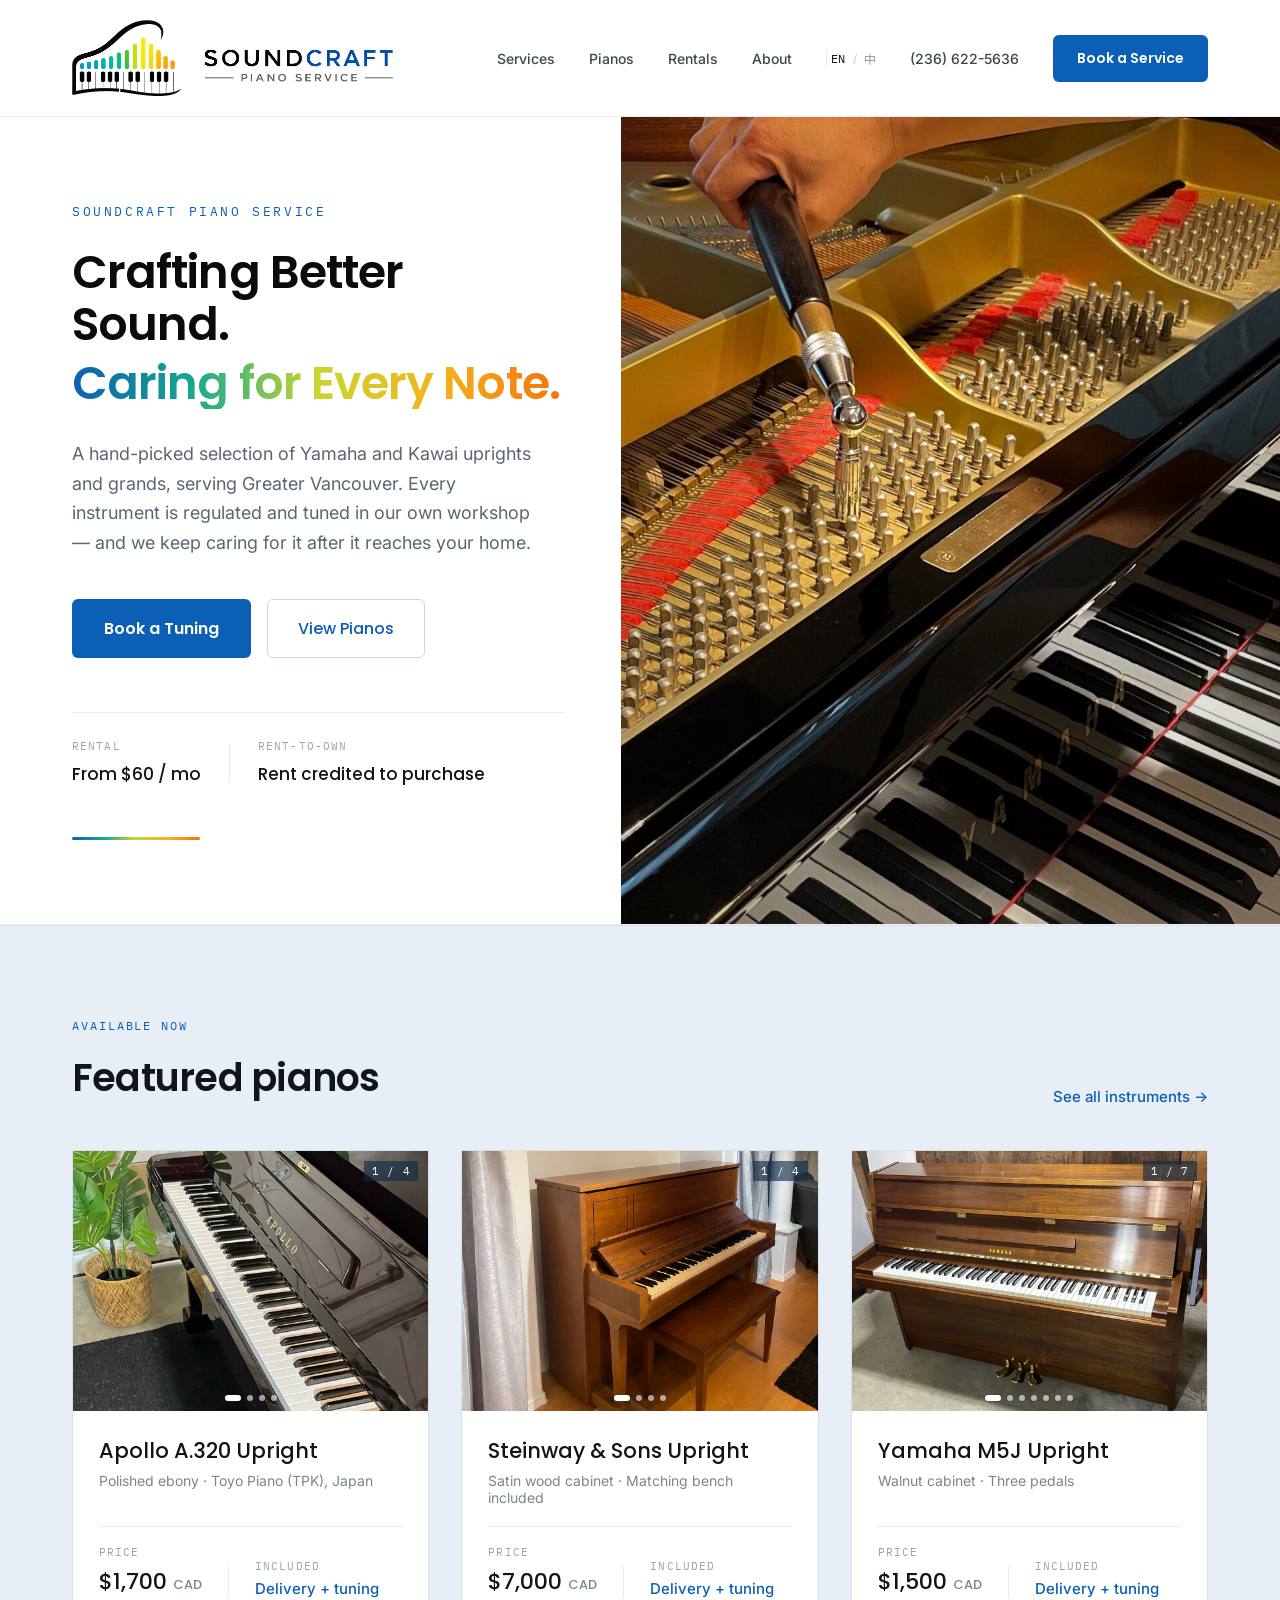
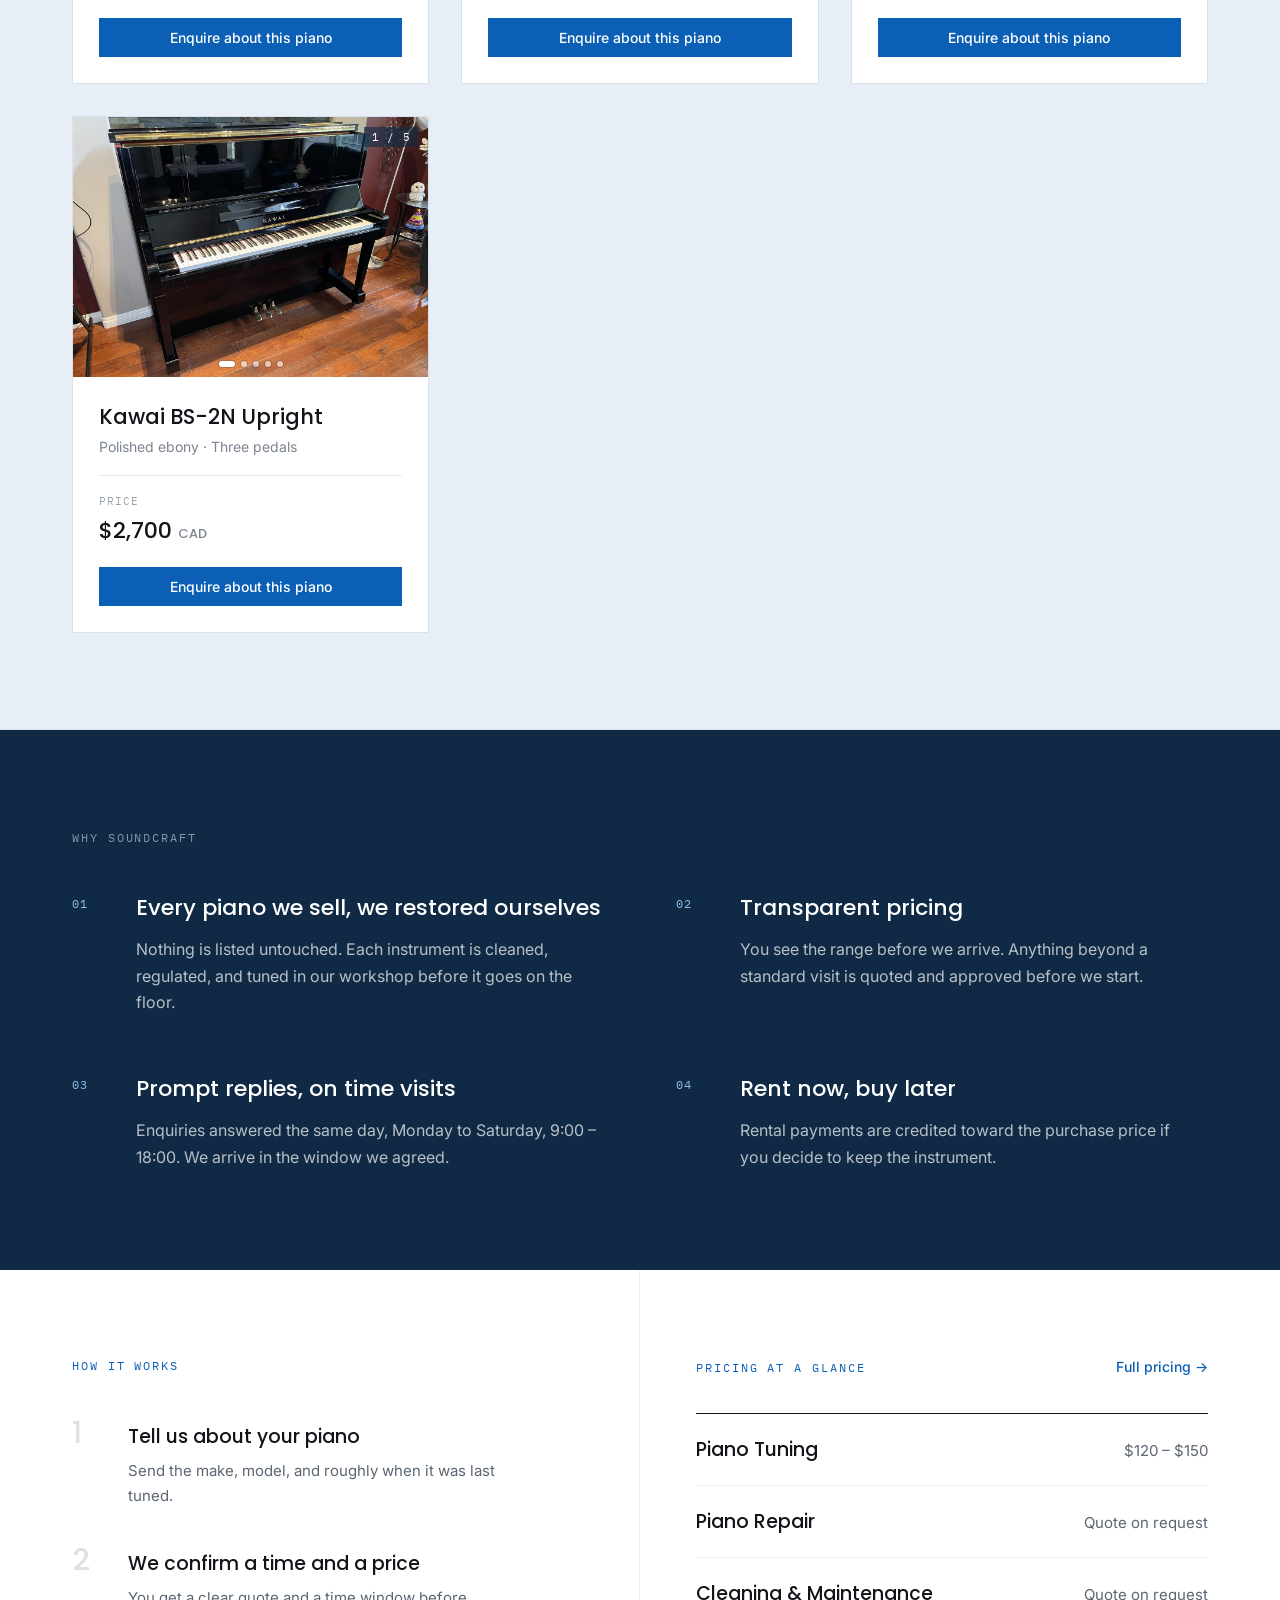
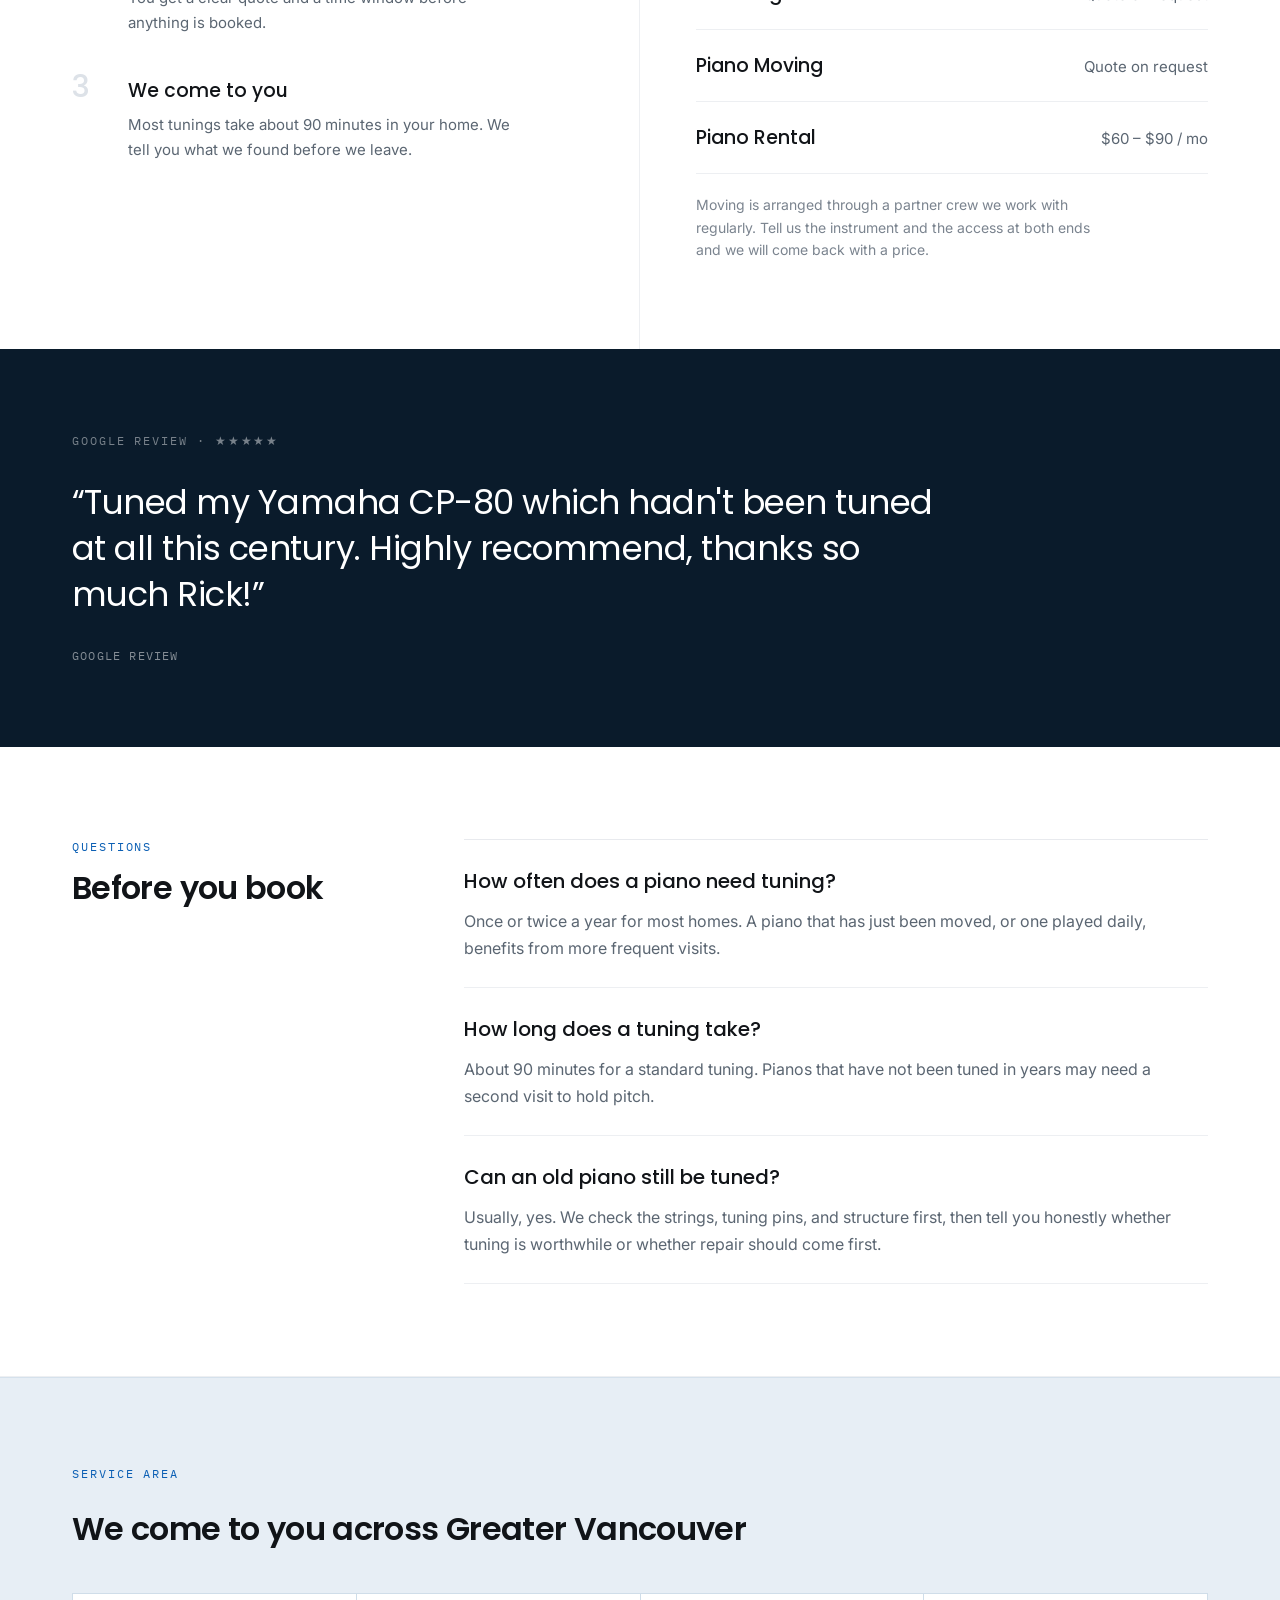
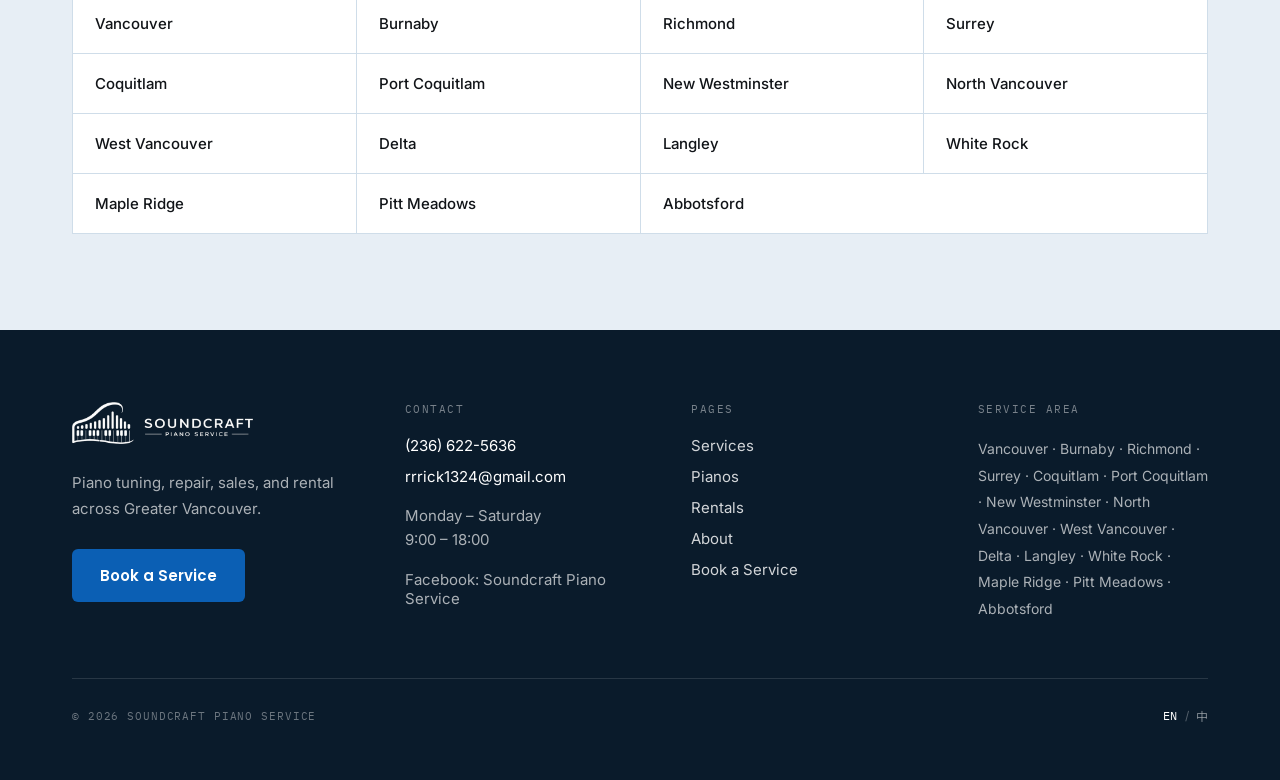
<file: index.html>
<!DOCTYPE html>
<html>
<head>

<link rel="preconnect" href="https://fonts.gstatic.com" crossorigin>
<link href="https://fonts.googleapis.com/css2?family=Poppins:wght@400;500;600&family=Inter:wght@400;500;600&family=Noto+Sans+TC:wght@400;700&family=IBM+Plex+Mono:wght@400&display=swap" rel="stylesheet">
<style>
  body { margin: 0; background: #FFFFFF; font-family: Inter, Helvetica, Arial, sans-serif; -webkit-font-smoothing: antialiased; }
  a { color: #0B5FB4; text-decoration: none; }
  a:hover { color: #08477F; }
.hv1:hover { color: #0B5FB4 !important; }
.hv2:hover { color: #0B5FB4 !important; }
.hv3:hover { color: #0B5FB4 !important; }
.hv4:hover { color: #0B5FB4 !important; }
.hv5:hover { color: #0B5FB4 !important; }
.hv6:hover { background: #0A54A0 !important; }
.hv7:hover { background: #0A54A0 !important; }
.hv8:hover { border-color: #0B5FB4 !important; }
.hv9:hover { border-color: #0B5FB4 !important; }
.hv10:hover { border-color: #0B5FB4 !important; }
.hv11:hover { border-color: #0B5FB4 !important; }
.hv12:hover { padding-left: 6px !important; }
.hv13:hover { padding-left: 6px !important; }
.hv14:hover { padding-left: 6px !important; }
.hv15:hover { padding-left: 6px !important; }
.hv16:hover { padding-left: 6px !important; }
.hv17:hover { background: #0A54A0 !important; }
.hv18:hover { color: rgba(255,255,255,.7) !important; }
.hv19:hover { color: rgba(255,255,255,.7) !important; }
.hv20:hover { color: #FFFFFF !important; }
.hv21:hover { color: #FFFFFF !important; }
.hv22:hover { color: #FFFFFF !important; }
.hv23:hover { color: #FFFFFF !important; }
</style>
<link rel="stylesheet" href="site.css?v=14">
<meta charset="utf-8">
<meta name="viewport" content="width=device-width, initial-scale=1">
<title>Soundcraft Piano Service — Piano Tuning, Repair &amp; Sales in Greater Vancouver</title>
</head>
<body>

<div class="page" style="width: 100%; max-width: 1440px; margin: 0 auto; background: #FFFFFF; color: #111418">

  <div style="position: sticky; top: 0; z-index: 20; background: rgba(255,255,255,.94); backdrop-filter: blur(10px); border-bottom: 1px solid #EDEFF2">
    <div class="sec nav-bar" style="display: flex; align-items: center; justify-content: space-between; padding: 20px 72px">
      <a href="#top" style="display: block; line-height: 0">
        <img class="nav-logo" src="assets/logo-h-tight.png" alt="Soundcraft Piano Service" style="height: 96px; width: auto; display: block">
      </a>
      <div class="nav-links" style="display: flex; align-items: center; gap: 34px">
        <a href="#services" class="hv1" style="font-size: 14px; font-weight: 500; color: #3C4550">Services</a>
        <a href="#pianos" class="hv2" style="font-size: 14px; font-weight: 500; color: #3C4550">Pianos</a>
        <a href="#rentals" class="hv3" style="font-size: 14px; font-weight: 500; color: #3C4550">Rentals</a>
        <a href="#about" class="hv4" style="font-size: 14px; font-weight: 500; color: #3C4550">About</a>
        <div style="display: flex; align-items: center; gap: 7px; padding-left: 4px; border-left: 1px solid #E3E6EA">
          <span style="font-family: 'IBM Plex Mono', monospace; font-size: 12px; color: #111418; letter-spacing: .06em">EN</span>
          <span style="font-size: 12px; color: #C3C9D0">/</span>
          <span style="font-family: 'Noto Sans TC', sans-serif; font-size: 12px; color: #8A929C">中</span>
        </div>
        <a href="tel:+12366225636" class="hv5" style="font-size: 14px; font-weight: 500; color: #3C4550">(236) 622-5636</a>
        <a href="booking.html" class="hv6" style="font-family: Poppins, sans-serif; font-size: 14px; font-weight: 600; color: #FFFFFF; background: #0B5FB4; padding: 13px 24px; border-radius: 6px">Book a Service</a>
      </div>
    </div>
  </div>

  <div id="top" class="hero" style="display: grid; grid-template-columns: 1fr 1.06fr; align-items: stretch; border-bottom: 1px solid #EDEFF2">
    <div class="hero-copy" style="padding: 86px 56px 84px 72px">
      <div style="font-family: 'IBM Plex Mono', monospace; font-size: 13px; color: #0B5FB4; letter-spacing: .2em; margin-bottom: 26px">SOUNDCRAFT PIANO SERVICE</div>
      <h1 style="margin: 0; font-family: Poppins, sans-serif; font-weight: 600; font-size: 46px; line-height: 1.14; letter-spacing: -.02em; color: #0B0B0C; text-wrap: pretty">Crafting Better Sound.</h1>
      <div class="hero-line2" style="font-family: Poppins, sans-serif; font-weight: 600; font-size: 46px; line-height: 1.14; letter-spacing: -.02em; margin-top: 6px; width: fit-content; background: linear-gradient(90deg, #0B5FB4, #16A98C, #C7D62F, #F4B31B, #F2740B); -webkit-background-clip: text; background-clip: text; color: transparent">Caring for Every Note.</div>
      <p style="margin: 30px 0 0; font-size: 18px; line-height: 1.64; color: #5B6672; max-width: 470px; text-wrap: pretty">A hand-picked selection of Yamaha and Kawai uprights and grands, serving Greater Vancouver. Every instrument is regulated and tuned in our own workshop — and we keep caring for it after it reaches your home.</p>
      <div class="hero-cta" style="display: flex; align-items: center; gap: 16px; margin-top: 42px">
        <a href="booking.html" class="hv7" style="font-family: Poppins, sans-serif; font-size: 16px; font-weight: 600; color: #FFFFFF; background: #0B5FB4; padding: 17px 32px; border-radius: 6px">Book a Tuning</a>
        <a href="#pianos" class="hv8" style="font-family: Poppins, sans-serif; font-size: 16px; font-weight: 500; color: #0B5FB4; border: 1px solid #C9D6E4; padding: 16px 30px; border-radius: 6px">View Pianos</a>
      </div>
              <div class="hero-stats" style="display: flex; align-items: center; gap: 28px; margin-top: 54px; padding-top: 26px; border-top: 1px solid #EDEFF2">
          <div>
            <div style="font-family: 'IBM Plex Mono', monospace; font-size: 11px; color: #9AA3AD; letter-spacing: .1em; margin-bottom: 8px">RENTAL</div>
            <div style="font-family: Poppins, sans-serif; font-size: 17px; font-weight: 500">From $60 / mo</div>
          </div>
          <div style="width: 1px; height: 38px; background: #E8EAEE"></div>
          <div>
            <div style="font-family: 'IBM Plex Mono', monospace; font-size: 11px; color: #9AA3AD; letter-spacing: .1em; margin-bottom: 8px">RENT-TO-OWN</div>
            <div style="font-family: Poppins, sans-serif; font-size: 17px; font-weight: 500">Rent credited to purchase</div>
          </div>
        </div>
      <div style="height: 3px; width: 128px; border-radius: 2px; margin-top: 50px; background: linear-gradient(90deg, #0B5FB4, #16A98C, #C7D62F, #F4B31B, #F2740B)"></div>
    </div>

    <div class="hero-art" style="position: relative; background: #E7EEF5; background-image: repeating-linear-gradient(135deg, rgba(16,42,69,.07) 0 2px, transparent 2px 12px); display: flex; align-items: center; justify-content: center; min-height: 620px">
      <img class="hero-photo" src="assets/hero-tuning.jpg" alt="Soundcraft technician tuning a Yamaha grand piano with a tuning hammer">
    </div>
  </div>

  <div id="pianos" class="sec" style="padding: 92px 72px 96px; background: #E7EEF5; border-top: 1px solid #D5E1EC; border-bottom: 1px solid #D5E1EC">
    <div class="sec-head" style="display: flex; align-items: flex-end; justify-content: space-between; margin-bottom: 44px">
      <div>
        <div style="font-family: 'IBM Plex Mono', monospace; font-size: 12px; color: #0B5FB4; letter-spacing: .16em; margin-bottom: 16px">AVAILABLE NOW</div>
        <h2 style="margin: 0; font-family: Poppins, sans-serif; font-size: 38px; font-weight: 600; letter-spacing: -.02em">Featured pianos</h2>
      </div>
      <a href="#pianos" style="font-size: 15px; font-weight: 500">See all instruments →</a>
    </div>

    <div class="inv-grid">

      <!-- ── Apollo A.320 ── -->
      <div class="inv-card">
        <div class="gal" data-gal>
          <div class="gal-track">
            <div class="gal-slide"><img src="assets/pianos/apollo-a320/01-front.jpg" alt="Apollo A.320 upright piano, keyboard and cabinet" style="object-position: center 40%"></div>
            <div class="gal-slide"><img src="assets/pianos/apollo-a320/02-logo.jpg" alt="Apollo logo on the fallboard, above the keys"></div>
            <div class="gal-slide"><img src="assets/pianos/apollo-a320/03-model-plate.jpg" alt="Model plate reading A.320 above the tuning pins"></div>
            <div class="gal-slide"><img src="assets/pianos/apollo-a320/04-medallion.jpg" alt="Apollo medallion cast into the plate"></div>
          </div>
          <button type="button" class="gal-btn gal-prev" aria-label="Previous photo">&#10094;</button>
          <button type="button" class="gal-btn gal-next" aria-label="Next photo">&#10095;</button>
          <div class="gal-count"><span data-gal-current>1</span> / <span data-gal-total>4</span></div>
          <div class="gal-dots" role="tablist" aria-label="Photo navigation"></div>
        </div>
        <div class="inv-body">
          <div style="font-family: Poppins, sans-serif; font-size: 21px; font-weight: 500; margin-bottom: 6px">Apollo A.320 Upright</div>
          <div class="inv-sub" style="font-size: 14px; color: #7B848F; margin-bottom: 20px">Polished ebony &middot; Toyo Piano (TPK), Japan</div>
          <div class="inv-price" style="display: flex; align-items: flex-end; gap: 26px; padding-top: 18px; border-top: 1px solid #E6EBF0">
            <div>
              <div style="font-family: 'IBM Plex Mono', monospace; font-size: 11px; color: #9AA3AD; letter-spacing: .1em; margin-bottom: 6px">PRICE</div>
              <div style="font-family: Poppins, sans-serif; font-size: 22px; font-weight: 500">$1,700 <span style="font-size: 13px; color: #7B848F">CAD</span></div>
            </div>
            <div style="width: 1px; height: 32px; background: #E8EAEE"></div>
            <div>
              <div style="font-family: 'IBM Plex Mono', monospace; font-size: 11px; color: #9AA3AD; letter-spacing: .1em; margin-bottom: 6px">INCLUDED</div>
              <div style="font-size: 15px; font-weight: 500; color: #0B5FB4">Delivery + tuning</div>
            </div>
          </div>
          <a href="booking.html" class="inv-cta">Enquire about this piano</a>
        </div>
      </div>
      <!-- ── Steinway & Sons Upright ── -->
      <div class="inv-card">
        <div class="gal" data-gal>
          <div class="gal-track">
            <div class="gal-slide"><img src="assets/pianos/steinway-upright/01-front.jpg" alt="Steinway &amp; Sons upright piano with matching bench in a living room"></div>
            <div class="gal-slide"><img src="assets/pianos/steinway-upright/02-logo.jpg" alt="Steinway &amp; Sons lyre and lettering on the fallboard"></div>
            <div class="gal-slide"><img src="assets/pianos/steinway-upright/03-action.jpg" alt="Hammers and action with Steinway stamped on the rail"></div>
            <div class="gal-slide"><img src="assets/pianos/steinway-upright/04-pedals.jpg" alt="Three brass pedals"></div>
          </div>
          <button type="button" class="gal-btn gal-prev" aria-label="Previous photo">&#10094;</button>
          <button type="button" class="gal-btn gal-next" aria-label="Next photo">&#10095;</button>
          <div class="gal-count"><span data-gal-current>1</span> / <span data-gal-total>4</span></div>
          <div class="gal-dots" role="tablist" aria-label="Photo navigation"></div>
        </div>
        <div class="inv-body">
          <div style="font-family: Poppins, sans-serif; font-size: 21px; font-weight: 500; margin-bottom: 6px">Steinway &amp; Sons Upright</div>
          <div class="inv-sub" style="font-size: 14px; color: #7B848F; margin-bottom: 20px">Satin wood cabinet &middot; Matching bench included</div>
          <div class="inv-price" style="display: flex; align-items: flex-end; gap: 26px; padding-top: 18px; border-top: 1px solid #E6EBF0">
            <div>
              <div style="font-family: 'IBM Plex Mono', monospace; font-size: 11px; color: #9AA3AD; letter-spacing: .1em; margin-bottom: 6px">PRICE</div>
              <div style="font-family: Poppins, sans-serif; font-size: 22px; font-weight: 500">$7,000 <span style="font-size: 13px; color: #7B848F">CAD</span></div>
            </div>
            <div style="width: 1px; height: 32px; background: #E8EAEE"></div>
            <div>
              <div style="font-family: 'IBM Plex Mono', monospace; font-size: 11px; color: #9AA3AD; letter-spacing: .1em; margin-bottom: 6px">INCLUDED</div>
              <div style="font-size: 15px; font-weight: 500; color: #0B5FB4">Delivery + tuning</div>
            </div>
          </div>
          <a href="booking.html" class="inv-cta">Enquire about this piano</a>
        </div>
      </div>

      <!-- ── 下一台上架時，複製上面整個 .inv-card 區塊來改 ── -->

      <!-- ── Yamaha M5J ── -->
      <div class="inv-card">
        <div class="gal" data-gal>
          <div class="gal-track">
            <div class="gal-slide"><img src="assets/pianos/yamaha-m5j/01-front.jpg" alt="Yamaha M5J upright piano in a walnut cabinet"></div>
            <div class="gal-slide"><img src="assets/pianos/yamaha-m5j/02-logo.jpg" alt="Yamaha lettering on the fallboard"></div>
            <div class="gal-slide"><img src="assets/pianos/yamaha-m5j/03-keys.jpg" alt="Keyboard seen along the keys" style="object-position: center 45%"></div>
            <div class="gal-slide"><img src="assets/pianos/yamaha-m5j/04-cabinet.jpg" alt="Top lid and cabinet woodgrain"></div>
            <div class="gal-slide"><img src="assets/pianos/yamaha-m5j/05-action.jpg" alt="Action seen under the damper rail"></div>
            <div class="gal-slide"><img src="assets/pianos/yamaha-m5j/06-hammers.jpg" alt="Hammer felts and copper-wound strings"></div>
            <div class="gal-slide"><img src="assets/pianos/yamaha-m5j/07-model.jpg" alt="Plate stamped with the M5J model designation"></div>
          </div>
          <button type="button" class="gal-btn gal-prev" aria-label="Previous photo">&#10094;</button>
          <button type="button" class="gal-btn gal-next" aria-label="Next photo">&#10095;</button>
          <div class="gal-count"><span data-gal-current>1</span> / <span data-gal-total>7</span></div>
          <div class="gal-dots" role="tablist" aria-label="Photo navigation"></div>
        </div>
        <div class="inv-body">
          <div style="font-family: Poppins, sans-serif; font-size: 21px; font-weight: 500; margin-bottom: 6px">Yamaha M5J Upright</div>
          <div class="inv-sub" style="font-size: 14px; color: #7B848F; margin-bottom: 20px">Walnut cabinet &middot; Three pedals</div>
          <div class="inv-price" style="display: flex; align-items: flex-end; gap: 26px; padding-top: 18px; border-top: 1px solid #E6EBF0">
            <div>
              <div style="font-family: 'IBM Plex Mono', monospace; font-size: 11px; color: #9AA3AD; letter-spacing: .1em; margin-bottom: 6px">PRICE</div>
              <div style="font-family: Poppins, sans-serif; font-size: 22px; font-weight: 500">$1,500 <span style="font-size: 13px; color: #7B848F">CAD</span></div>
            </div>
            <div style="width: 1px; height: 32px; background: #E8EAEE"></div>
            <div>
              <div style="font-family: 'IBM Plex Mono', monospace; font-size: 11px; color: #9AA3AD; letter-spacing: .1em; margin-bottom: 6px">INCLUDED</div>
              <div style="font-size: 15px; font-weight: 500; color: #0B5FB4">Delivery + tuning</div>
            </div>
          </div>
          <a href="booking.html" class="inv-cta">Enquire about this piano</a>
        </div>
      </div>

      <!-- ── Kawai BS-2N ── -->
      <div class="inv-card">
        <div class="gal" data-gal>
          <div class="gal-track">
            <div class="gal-slide"><img src="assets/pianos/kawai-bs2n/01-front.jpg" alt="Kawai BS-2N upright piano in polished ebony, in a living room"></div>
            <div class="gal-slide"><img src="assets/pianos/kawai-bs2n/02-logo.jpg" alt="Kawai lettering on the fallboard"></div>
            <div class="gal-slide"><img src="assets/pianos/kawai-bs2n/03-logo-angle.jpg" alt="Fallboard and brass hinge seen from an angle"></div>
            <div class="gal-slide"><img src="assets/pianos/kawai-bs2n/04-keys.jpg" alt="Keyboard seen along the keys"></div>
            <div class="gal-slide"><img src="assets/pianos/kawai-bs2n/05-model-plate.jpg" alt="Plate stamped with the BS-2N model designation"></div>
          </div>
          <button type="button" class="gal-btn gal-prev" aria-label="Previous photo">&#10094;</button>
          <button type="button" class="gal-btn gal-next" aria-label="Next photo">&#10095;</button>
          <div class="gal-count"><span data-gal-current>1</span> / <span data-gal-total>5</span></div>
          <div class="gal-dots" role="tablist" aria-label="Photo navigation"></div>
        </div>
        <div class="inv-body">
          <div style="font-family: Poppins, sans-serif; font-size: 21px; font-weight: 500; margin-bottom: 6px">Kawai BS-2N Upright</div>
          <div class="inv-sub" style="font-size: 14px; color: #7B848F; margin-bottom: 20px">Polished ebony &middot; Three pedals</div>
          <div class="inv-price" style="display: flex; align-items: flex-end; gap: 26px; padding-top: 18px; border-top: 1px solid #E6EBF0">
            <div>
              <div style="font-family: 'IBM Plex Mono', monospace; font-size: 11px; color: #9AA3AD; letter-spacing: .1em; margin-bottom: 6px">PRICE</div>
              <div style="font-family: Poppins, sans-serif; font-size: 22px; font-weight: 500">$2,700 <span style="font-size: 13px; color: #7B848F">CAD</span></div>
            </div>
          </div>
          <a href="booking.html" class="inv-cta">Enquire about this piano</a>
        </div>
      </div>

    </div>
  </div>

  <div id="about" class="sec" style="background: #102A45; color: #FFFFFF; padding: 100px 72px">
    <div style="font-family: 'IBM Plex Mono', monospace; font-size: 12px; color: rgba(255,255,255,.5); letter-spacing: .16em; margin-bottom: 46px">WHY SOUNDCRAFT</div>
    <div class="rgrid" style="display: grid; grid-template-columns: repeat(2, 1fr); gap: 56px 72px">
      <div style="display: grid; grid-template-columns: 40px 1fr; gap: 24px; align-items: start">
        <div style="font-family: 'IBM Plex Mono', monospace; font-size: 12px; color: #8FBDEA; letter-spacing: .1em; padding-top: 5px">01</div>
        <div>
          <div style="font-family: Poppins, sans-serif; font-size: 22px; font-weight: 500; margin-bottom: 12px; color: #FFFFFF">Every piano we sell, we restored ourselves</div>
          <div style="font-size: 16px; line-height: 1.66; color: rgba(255,255,255,.7); max-width: 460px">Nothing is listed untouched. Each instrument is cleaned, regulated, and tuned in our workshop before it goes on the floor.</div>
        </div>
      </div>
      <div style="display: grid; grid-template-columns: 40px 1fr; gap: 24px; align-items: start">
        <div style="font-family: 'IBM Plex Mono', monospace; font-size: 12px; color: #8FBDEA; letter-spacing: .1em; padding-top: 5px">02</div>
        <div>
          <div style="font-family: Poppins, sans-serif; font-size: 22px; font-weight: 500; margin-bottom: 12px; color: #FFFFFF">Transparent pricing</div>
          <div style="font-size: 16px; line-height: 1.66; color: rgba(255,255,255,.7); max-width: 460px">You see the range before we arrive. Anything beyond a standard visit is quoted and approved before we start.</div>
        </div>
      </div>
      <div style="display: grid; grid-template-columns: 40px 1fr; gap: 24px; align-items: start">
        <div style="font-family: 'IBM Plex Mono', monospace; font-size: 12px; color: #8FBDEA; letter-spacing: .1em; padding-top: 5px">03</div>
        <div>
          <div style="font-family: Poppins, sans-serif; font-size: 22px; font-weight: 500; margin-bottom: 12px; color: #FFFFFF">Prompt replies, on time visits</div>
          <div style="font-size: 16px; line-height: 1.66; color: rgba(255,255,255,.7); max-width: 460px">Enquiries answered the same day, Monday to Saturday, 9:00 – 18:00. We arrive in the window we agreed.</div>
        </div>
      </div>
      <div style="display: grid; grid-template-columns: 40px 1fr; gap: 24px; align-items: start">
        <div style="font-family: 'IBM Plex Mono', monospace; font-size: 12px; color: #8FBDEA; letter-spacing: .1em; padding-top: 5px">04</div>
        <div>
          <div style="font-family: Poppins, sans-serif; font-size: 22px; font-weight: 500; margin-bottom: 12px; color: #FFFFFF">Rent now, buy later</div>
          <div style="font-size: 16px; line-height: 1.66; color: rgba(255,255,255,.7); max-width: 460px">Rental payments are credited toward the purchase price if you decide to keep the instrument.</div>
        </div>
      </div>
    </div>
  </div>

  <div class="split" style="display: grid; grid-template-columns: 1fr 1fr; align-items: stretch">
    <div class="split-a" style="padding: 88px 56px 88px 72px; border-right: 1px solid #EDEFF2">
      <div style="font-family: 'IBM Plex Mono', monospace; font-size: 12px; color: #0B5FB4; letter-spacing: .16em; margin-bottom: 38px">HOW IT WORKS</div>
      <div style="display: flex; flex-direction: column; gap: 30px">
        <div style="display: grid; grid-template-columns: 36px 1fr; gap: 20px; align-items: baseline">
          <div style="font-family: Poppins, sans-serif; font-size: 30px; font-weight: 500; color: #DDE2E8">1</div>
          <div>
            <div style="font-family: Poppins, sans-serif; font-size: 19px; font-weight: 500; margin-bottom: 8px">Tell us about your piano</div>
            <div style="font-size: 15px; line-height: 1.64; color: #5B6672; max-width: 400px">Send the make, model, and roughly when it was last tuned.</div>
          </div>
        </div>
        <div style="display: grid; grid-template-columns: 36px 1fr; gap: 20px; align-items: baseline">
          <div style="font-family: Poppins, sans-serif; font-size: 30px; font-weight: 500; color: #DDE2E8">2</div>
          <div>
            <div style="font-family: Poppins, sans-serif; font-size: 19px; font-weight: 500; margin-bottom: 8px">We confirm a time and a price</div>
            <div style="font-size: 15px; line-height: 1.64; color: #5B6672; max-width: 400px">You get a clear quote and a time window before anything is booked.</div>
          </div>
        </div>
        <div style="display: grid; grid-template-columns: 36px 1fr; gap: 20px; align-items: baseline">
          <div style="font-family: Poppins, sans-serif; font-size: 30px; font-weight: 500; color: #DDE2E8">3</div>
          <div>
            <div style="font-family: Poppins, sans-serif; font-size: 19px; font-weight: 500; margin-bottom: 8px">We come to you</div>
            <div style="font-size: 15px; line-height: 1.64; color: #5B6672; max-width: 400px">Most tunings take about 90 minutes in your home. We tell you what we found before we leave.</div>
          </div>
        </div>
      </div>
    </div>

    <div id="services" class="split-b" style="padding: 88px 72px 88px 56px">
      <div style="display: flex; align-items: baseline; justify-content: space-between; margin-bottom: 38px">
        <div style="font-family: 'IBM Plex Mono', monospace; font-size: 12px; color: #0B5FB4; letter-spacing: .16em">PRICING AT A GLANCE</div>
        <a href="#services" style="font-size: 14px; font-weight: 500">Full pricing →</a>
      </div>
      <div style="display: flex; flex-direction: column; border-top: 1px solid #111418">
        <a href="#services" class="hv12" style="display: flex; align-items: baseline; justify-content: space-between; gap: 20px; padding: 21px 0; border-bottom: 1px solid #EDEFF2; color: inherit">
          <span style="font-family: Poppins, sans-serif; font-size: 19px; font-weight: 500">Piano Tuning</span>
          <span style="font-size: 15px; color: #5B6672; white-space: nowrap">$120 – $150</span>
        </a>
        <a href="#services" class="hv13" style="display: flex; align-items: baseline; justify-content: space-between; gap: 20px; padding: 21px 0; border-bottom: 1px solid #EDEFF2; color: inherit">
          <span style="font-family: Poppins, sans-serif; font-size: 19px; font-weight: 500">Piano Repair</span>
          <span style="font-size: 15px; color: #5B6672; white-space: nowrap">Quote on request</span>
        </a>
        <a href="#services" class="hv14" style="display: flex; align-items: baseline; justify-content: space-between; gap: 20px; padding: 21px 0; border-bottom: 1px solid #EDEFF2; color: inherit">
          <span style="font-family: Poppins, sans-serif; font-size: 19px; font-weight: 500">Cleaning &amp; Maintenance</span>
          <span style="font-size: 15px; color: #5B6672; white-space: nowrap">Quote on request</span>
        </a>
        <a href="#services" class="hv15" style="display: flex; align-items: baseline; justify-content: space-between; gap: 20px; padding: 21px 0; border-bottom: 1px solid #EDEFF2; color: inherit">
          <span style="font-family: Poppins, sans-serif; font-size: 19px; font-weight: 500">Piano Moving</span>
          <span style="font-size: 15px; color: #5B6672; white-space: nowrap">Quote on request</span>
        </a>
        <a href="#rentals" class="hv16" style="display: flex; align-items: baseline; justify-content: space-between; gap: 20px; padding: 21px 0; border-bottom: 1px solid #EDEFF2; color: inherit">
          <span style="font-family: Poppins, sans-serif; font-size: 19px; font-weight: 500">Piano Rental</span>
          <span style="font-size: 15px; color: #5B6672; white-space: nowrap">$60 – $90 / mo</span>
        </a>
      </div>
      <div style="font-size: 14px; line-height: 1.6; color: #7B848F; margin-top: 20px; max-width: 420px">Moving is arranged through a partner crew we work with regularly. Tell us the instrument and the access at both ends and we will come back with a price.</div>
    </div>
  </div>

  <div class="sec" style="background: #0A1B2B; padding: 84px 72px">
    <div style="max-width: 900px">
      <div style="font-family: 'IBM Plex Mono', monospace; font-size: 12px; color: rgba(255,255,255,.45); letter-spacing: .16em; margin-bottom: 32px">GOOGLE REVIEW · ★★★★★</div>
      <blockquote style="margin: 0; font-family: Poppins, sans-serif; font-weight: 400; font-size: 34px; line-height: 1.35; letter-spacing: -.015em; color: #FFFFFF; text-wrap: pretty">“Tuned my Yamaha CP-80 which hadn't been tuned at all this century. Highly recommend, thanks so much Rick!”</blockquote>
      <div style="font-family: 'IBM Plex Mono', monospace; font-size: 12px; color: rgba(255,255,255,.5); letter-spacing: .1em; margin-top: 30px">GOOGLE REVIEW</div>
    </div>
  </div>

    <div class="sec rgrid" style="display: grid; grid-template-columns: 320px 1fr; gap: 72px; padding: 92px 72px; border-bottom: 1px solid #EDEFF2">
      <div>
        <div style="font-family: 'IBM Plex Mono', monospace; font-size: 12px; color: #0B5FB4; letter-spacing: .16em; margin-bottom: 16px">QUESTIONS</div>
        <h2 style="margin: 0; font-family: Poppins, sans-serif; font-size: 32px; font-weight: 600; letter-spacing: -.02em; line-height: 1.15">Before you book</h2>
      </div>
      <div style="display: flex; flex-direction: column; border-top: 1px solid #E8EAEE">
        <div style="padding: 26px 0; border-bottom: 1px solid #EDEFF2">
          <div style="font-family: Poppins, sans-serif; font-size: 20px; font-weight: 500; margin-bottom: 12px">How often does a piano need tuning?</div>
          <div style="font-size: 16px; line-height: 1.66; color: #5B6672; max-width: 720px">Once or twice a year for most homes. A piano that has just been moved, or one played daily, benefits from more frequent visits.</div>
        </div>
        <div style="padding: 26px 0; border-bottom: 1px solid #EDEFF2">
          <div style="font-family: Poppins, sans-serif; font-size: 20px; font-weight: 500; margin-bottom: 12px">How long does a tuning take?</div>
          <div style="font-size: 16px; line-height: 1.66; color: #5B6672; max-width: 720px">About 90 minutes for a standard tuning. Pianos that have not been tuned in years may need a second visit to hold pitch.</div>
        </div>
        <div style="padding: 26px 0; border-bottom: 1px solid #EDEFF2">
          <div style="font-family: Poppins, sans-serif; font-size: 20px; font-weight: 500; margin-bottom: 12px">Can an old piano still be tuned?</div>
          <div style="font-size: 16px; line-height: 1.66; color: #5B6672; max-width: 720px">Usually, yes. We check the strings, tuning pins, and structure first, then tell you honestly whether tuning is worthwhile or whether repair should come first.</div>
        </div>
      </div>
    </div>

  <div class="sec" style="padding: 88px 72px 96px; background: #E7EEF5; border-top: 1px solid #D5E1EC">
    <div style="font-family: 'IBM Plex Mono', monospace; font-size: 12px; color: #0B5FB4; letter-spacing: .16em; margin-bottom: 24px">SERVICE AREA</div>
    <h2 style="margin: 0 0 40px; font-family: Poppins, sans-serif; font-size: 32px; font-weight: 600; letter-spacing: -.02em">We come to you across Greater Vancouver</h2>
    <div class="cities" style="display: grid; grid-template-columns: repeat(4, 1fr); gap: 1px; background: #CFDDE9; border: 1px solid #CFDDE9">
      <div style="background: #FFFFFF; padding: 20px 22px; font-size: 15px; font-weight: 500">Vancouver</div>
      <div style="background: #FFFFFF; padding: 20px 22px; font-size: 15px; font-weight: 500">Burnaby</div>
      <div style="background: #FFFFFF; padding: 20px 22px; font-size: 15px; font-weight: 500">Richmond</div>
      <div style="background: #FFFFFF; padding: 20px 22px; font-size: 15px; font-weight: 500">Surrey</div>
      <div style="background: #FFFFFF; padding: 20px 22px; font-size: 15px; font-weight: 500">Coquitlam</div>
      <div style="background: #FFFFFF; padding: 20px 22px; font-size: 15px; font-weight: 500">Port Coquitlam</div>
      <div style="background: #FFFFFF; padding: 20px 22px; font-size: 15px; font-weight: 500">New Westminster</div>
      <div style="background: #FFFFFF; padding: 20px 22px; font-size: 15px; font-weight: 500">North Vancouver</div>
      <div style="background: #FFFFFF; padding: 20px 22px; font-size: 15px; font-weight: 500">West Vancouver</div>
      <div style="background: #FFFFFF; padding: 20px 22px; font-size: 15px; font-weight: 500">Delta</div>
      <div style="background: #FFFFFF; padding: 20px 22px; font-size: 15px; font-weight: 500">Langley</div>
      <div style="background: #FFFFFF; padding: 20px 22px; font-size: 15px; font-weight: 500">White Rock</div>
      <div style="background: #FFFFFF; padding: 20px 22px; font-size: 15px; font-weight: 500">Maple Ridge</div>
      <div style="background: #FFFFFF; padding: 20px 22px; font-size: 15px; font-weight: 500">Pitt Meadows</div>
      <div style="background: #FFFFFF; padding: 20px 22px; font-size: 15px; font-weight: 500">Abbotsford</div>
    </div>
  </div>

  <div id="book" class="sec" style="background: #0A1B2B; color: #FFFFFF; padding: 72px 72px 56px">
    <div class="footer-grid" style="display: grid; grid-template-columns: 1.2fr 1fr 1fr 1fr; gap: 56px; padding-bottom: 56px; border-bottom: 1px solid rgba(255,255,255,.12)">
      <div>
        <img src="assets/logo-h-light-tight.png" alt="Soundcraft Piano Service" style="height: 42px; width: auto; display: block; margin-bottom: 26px">
        <div style="font-size: 15px; line-height: 1.7; color: rgba(255,255,255,.66)">Piano tuning, repair, sales, and rental across Greater Vancouver.</div>
        <a href="booking.html" class="hv17" style="display: inline-block; font-family: Poppins, sans-serif; font-size: 15px; font-weight: 600; color: #FFFFFF; background: #0B5FB4; padding: 15px 28px; border-radius: 6px; margin-top: 28px">Book a Service</a>
      </div>
      <div>
        <div style="font-family: 'IBM Plex Mono', monospace; font-size: 11px; color: rgba(255,255,255,.45); letter-spacing: .14em; margin-bottom: 20px">CONTACT</div>
        <div style="display: flex; flex-direction: column; gap: 12px; font-size: 15px">
          <a href="tel:+12366225636" class="hv18" style="color: #FFFFFF">(236) 622-5636</a>
          <a href="mailto:rrrick1324@gmail.com" class="hv19" style="color: #FFFFFF">rrrick1324@gmail.com</a>
          <div style="color: rgba(255,255,255,.66); line-height: 1.6; margin-top: 6px">Monday – Saturday<br>9:00 – 18:00</div>
          <div style="color: rgba(255,255,255,.66); margin-top: 6px">Facebook: Soundcraft Piano Service</div>
        </div>
      </div>
      <div>
        <div style="font-family: 'IBM Plex Mono', monospace; font-size: 11px; color: rgba(255,255,255,.45); letter-spacing: .14em; margin-bottom: 20px">PAGES</div>
        <div style="display: flex; flex-direction: column; gap: 12px; font-size: 15px">
          <a href="#services" class="hv20" style="color: rgba(255,255,255,.82)">Services</a>
          <a href="#pianos" class="hv21" style="color: rgba(255,255,255,.82)">Pianos</a>
          <a href="#rentals" class="hv22" style="color: rgba(255,255,255,.82)">Rentals</a>
          <a href="#about" class="hv23" style="color: rgba(255,255,255,.82)">About</a>
          <a href="booking.html" class="hv24" style="color: rgba(255,255,255,.82)">Book a Service</a>
        </div>
      </div>
      <div>
        <div style="font-family: 'IBM Plex Mono', monospace; font-size: 11px; color: rgba(255,255,255,.45); letter-spacing: .14em; margin-bottom: 20px">SERVICE AREA</div>
        <div style="font-size: 14px; line-height: 1.9; color: rgba(255,255,255,.66)">Vancouver · Burnaby · Richmond · Surrey · Coquitlam · Port Coquitlam · New Westminster · North Vancouver · West Vancouver · Delta · Langley · White Rock · Maple Ridge · Pitt Meadows · Abbotsford</div>
      </div>
    </div>
    <div class="foot-bottom" style="display: flex; align-items: center; justify-content: space-between; padding-top: 28px">
      <div style="font-family: 'IBM Plex Mono', monospace; font-size: 11px; color: rgba(255,255,255,.4); letter-spacing: .08em">© 2026 SOUNDCRAFT PIANO SERVICE</div>
      <div style="display: flex; align-items: center; gap: 7px">
        <span style="font-family: 'IBM Plex Mono', monospace; font-size: 12px; color: #FFFFFF; letter-spacing: .06em">EN</span>
        <span style="font-size: 12px; color: rgba(255,255,255,.3)">/</span>
        <span style="font-family: 'Noto Sans TC', sans-serif; font-size: 12px; color: rgba(255,255,255,.5)">中</span>
      </div>
    </div>
  </div>

</div>

<script src="inventory.js?v=2"></script>
<script src="i18n.js?v=14"></script>
</body>
</html>
</file>
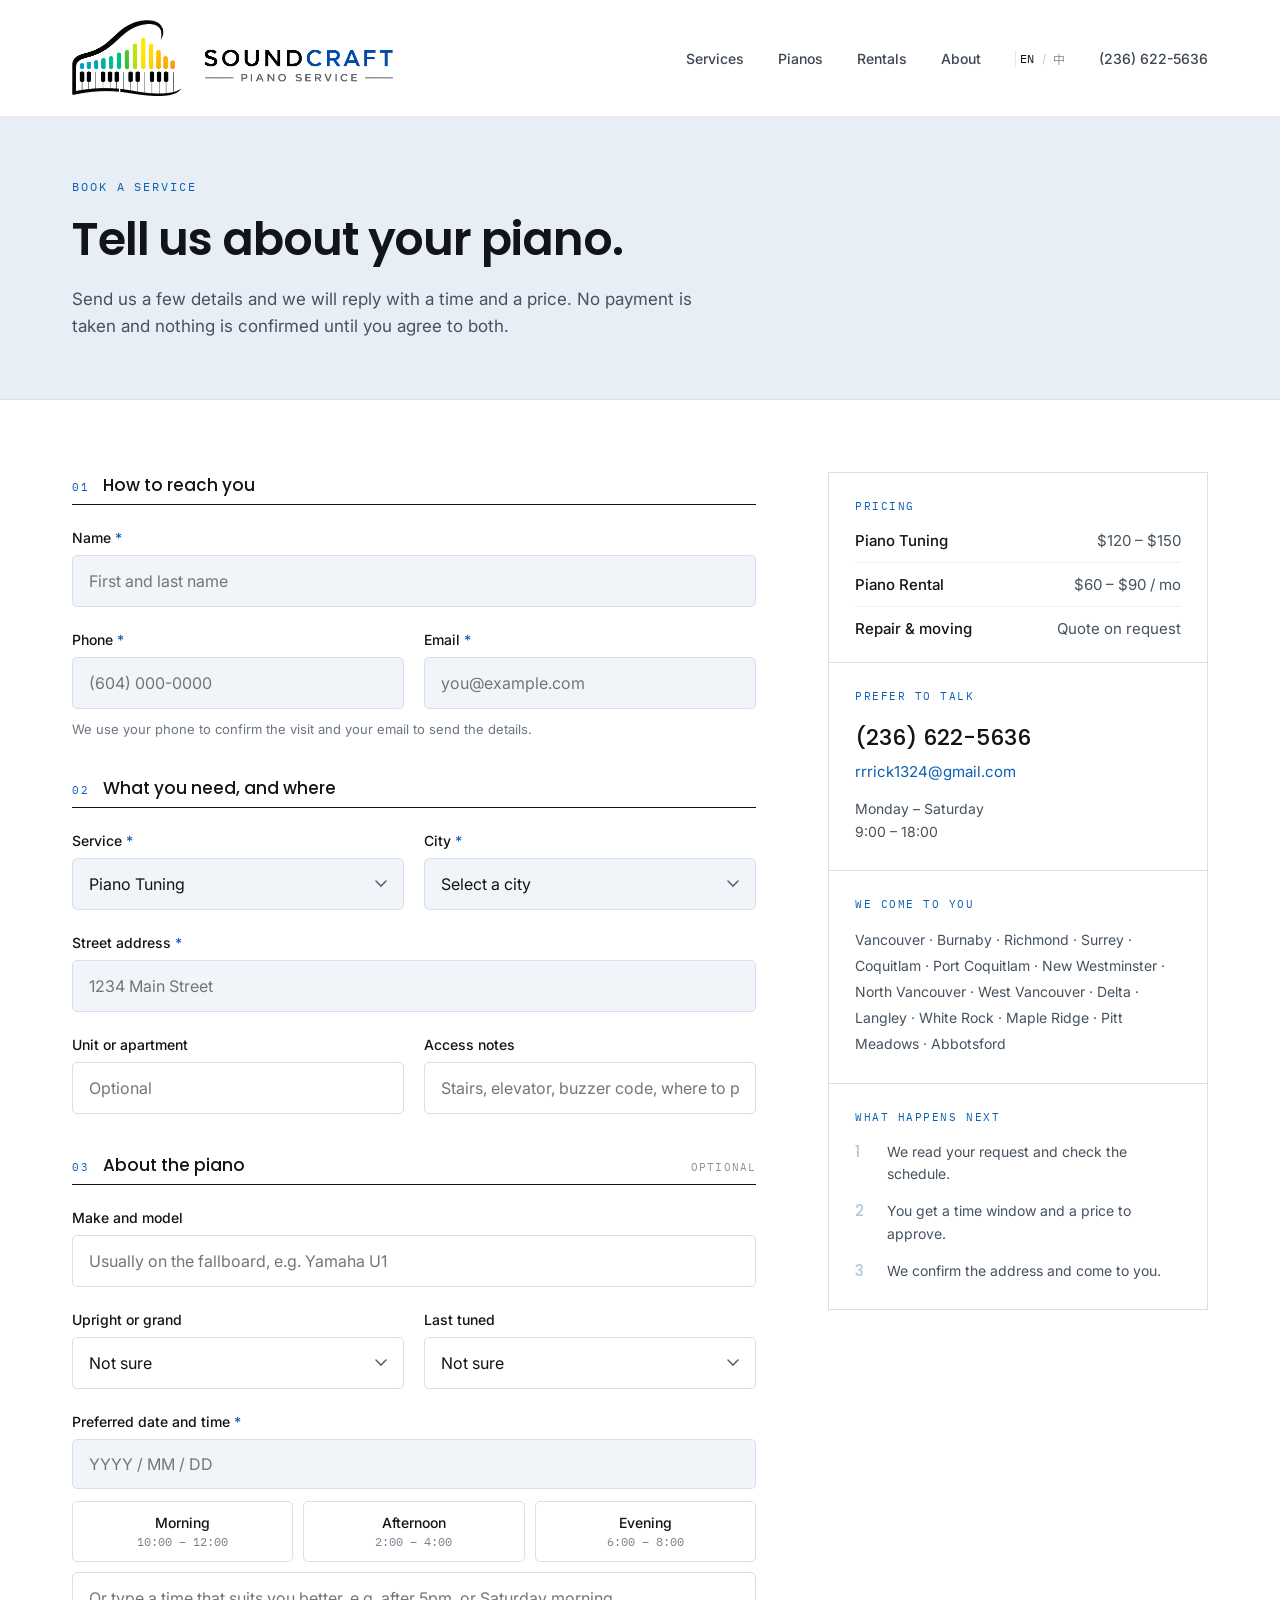
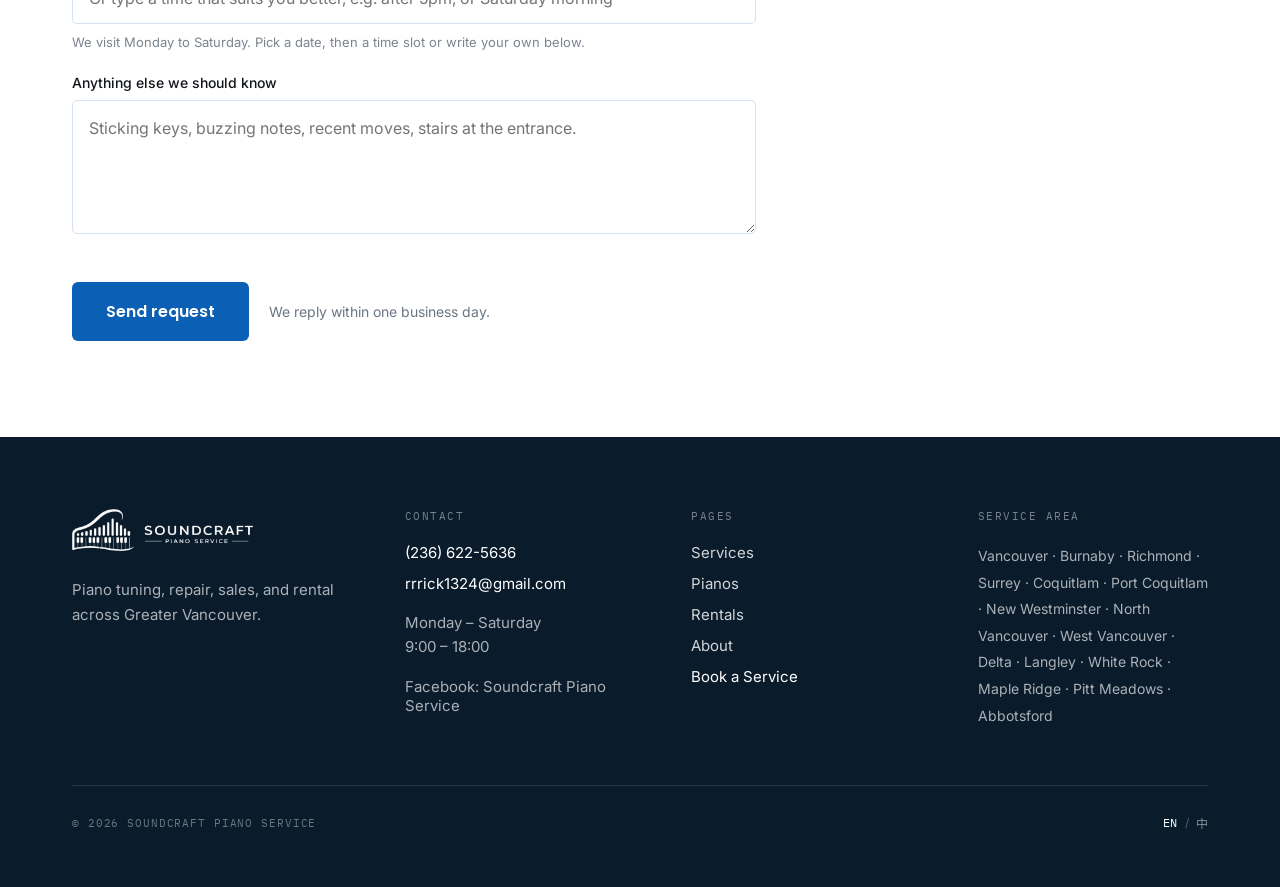
<file: booking.html>
<!DOCTYPE html>
<html>
<head>

<link rel="preconnect" href="https://fonts.gstatic.com" crossorigin>
<link href="https://fonts.googleapis.com/css2?family=Poppins:wght@400;500;600&family=Inter:wght@400;500;600&family=Noto+Sans+TC:wght@400;700&family=IBM+Plex+Mono:wght@400&display=swap" rel="stylesheet">
<style>
  body { margin: 0; background: #FFFFFF; font-family: Inter, Helvetica, Arial, sans-serif; -webkit-font-smoothing: antialiased; }
  a { color: #0B5FB4; text-decoration: none; }
  a:hover { color: #08477F; }
  input, select, textarea { font-family: inherit; }
  input:focus, select:focus, textarea:focus { outline: none; border-color: #0B5FB4; }
  select { appearance: none; background-image: url("data:image/svg+xml;utf8,<svg xmlns='http://www.w3.org/2000/svg' width='12' height='8'><path d='M1 1l5 5 5-5' stroke='%235B6672' stroke-width='1.6' fill='none' stroke-linecap='round'/></svg>"); background-repeat: no-repeat; background-position: right 16px center; }
.hv1:hover { color: #0B5FB4 !important; }
.hv2:hover { color: #0B5FB4 !important; }
.hv3:hover { color: #0B5FB4 !important; }
.hv4:hover { color: #0B5FB4 !important; }
.hv5:hover { color: #0B5FB4 !important; }
.hv6:hover { background: #0A54A0 !important; }
.hv7:hover { border-color: #0B5FB4 !important; }
.hv8:hover { background: #0A54A0 !important; }
.hv9:hover { color: #0B5FB4 !important; }
.hv10:hover { color: rgba(255,255,255,.7) !important; }
.hv11:hover { color: rgba(255,255,255,.7) !important; }
.hv12:hover { color: #FFFFFF !important; }
.hv13:hover { color: #FFFFFF !important; }
.hv14:hover { color: #FFFFFF !important; }
.hv15:hover { color: #FFFFFF !important; }
.hv16:hover { color: rgba(255,255,255,.7) !important; }
</style>
<link rel="stylesheet" href="site.css?v=14">
<meta charset="utf-8">
<meta name="viewport" content="width=device-width, initial-scale=1">
<title>Book a Service — Soundcraft Piano Service</title>
</head>
<body>

<div class="page" style="width: 100%; max-width: 1440px; margin: 0 auto; background: #FFFFFF; color: #111418">

  <div style="position: sticky; top: 0; z-index: 20; background: rgba(255,255,255,.94); backdrop-filter: blur(10px); border-bottom: 1px solid #E6EBF0">
    <div class="sec nav-bar" style="display: flex; align-items: center; justify-content: space-between; padding: 20px 72px">
      <a href="index.html" style="display: block; line-height: 0">
        <img class="nav-logo" src="assets/logo-h-tight.png" alt="Soundcraft Piano Service" style="height: 96px; width: auto; display: block">
      </a>
      <div class="nav-links" style="display: flex; align-items: center; gap: 34px">
        <a href="index.html" class="hv1" style="font-size: 14px; font-weight: 500; color: #3C4550">Services</a>
        <a href="index.html" class="hv2" style="font-size: 14px; font-weight: 500; color: #3C4550">Pianos</a>
        <a href="index.html" class="hv3" style="font-size: 14px; font-weight: 500; color: #3C4550">Rentals</a>
        <a href="index.html" class="hv4" style="font-size: 14px; font-weight: 500; color: #3C4550">About</a>
        <div style="display: flex; align-items: center; gap: 7px; padding-left: 4px; border-left: 1px solid #E3E6EA">
          <span style="font-family: 'IBM Plex Mono', monospace; font-size: 12px; color: #111418; letter-spacing: .06em">EN</span>
          <span style="font-size: 12px; color: #C3C9D0">/</span>
          <span style="font-family: 'Noto Sans TC', sans-serif; font-size: 12px; color: #8A929C">中</span>
        </div>
        <a href="tel:+12366225636" class="hv5" style="font-size: 14px; font-weight: 500; color: #3C4550">(236) 622-5636</a>
      </div>
    </div>
  </div>

  <div class="sec" style="background: #E7EEF5; border-bottom: 1px solid #D5E1EC; padding: 62px 72px 58px">
    <div style="font-family: 'IBM Plex Mono', monospace; font-size: 12px; color: #0B5FB4; letter-spacing: .16em; margin-bottom: 20px">BOOK A SERVICE</div>
    <h1 style="margin: 0; font-family: Poppins, sans-serif; font-weight: 600; font-size: 46px; line-height: 1.12; letter-spacing: -.024em; text-wrap: pretty">Tell us about your piano.</h1>
    <p style="margin: 20px 0 0; font-size: 17px; line-height: 1.62; color: #45525F; max-width: 620px; text-wrap: pretty">Send us a few details and we will reply with a time and a price. No payment is taken and nothing is confirmed until you agree to both.</p>
  </div>

  <div class="sec bk-layout" style="display: grid; grid-template-columns: 1fr 380px; gap: 72px; padding: 72px 72px 96px; align-items: start">

    <div id="success-view" style="display: none; border: 1px solid #D5E1EC; background: #F6FAFD; padding: 48px 44px">
        <div style="font-family: 'IBM Plex Mono', monospace; font-size: 12px; color: #0B5FB4; letter-spacing: .16em; margin-bottom: 22px">REQUEST RECEIVED</div>
        <h2 style="margin: 0 0 16px; font-family: Poppins, sans-serif; font-size: 30px; font-weight: 600; letter-spacing: -.02em">Thank you — we have your request.</h2>
        <p style="margin: 0 0 28px; font-size: 16px; line-height: 1.66; color: #45525F; max-width: 520px">We will reply within one business day, Monday to Saturday, with a time window and a price for you to approve.</p>
        <p style="margin: 0 0 32px; font-size: 16px; line-height: 1.66; color: #45525F; max-width: 520px">If it is urgent, call or text us at <a href="tel:+12366225636" style="font-weight: 500">(236) 622-5636</a>.</p>
        <div style="display: flex; align-items: center; gap: 14px">
          <a href="index.html" class="hv6" style="font-family: Poppins, sans-serif; font-size: 15px; font-weight: 600; color: #FFFFFF; background: #0B5FB4; padding: 15px 28px; border-radius: 6px">Back to home</a>
          <button type="button" id="reset-btn" class="hv7" style="font-family: Poppins, sans-serif; font-size: 15px; font-weight: 500; color: #0B5FB4; background: transparent; border: 1px solid #C9D6E4; padding: 14px 26px; border-radius: 6px; cursor: pointer">Send another request</button>
        </div>
      </div>

    <div id="form-view">
      <form id="booking-form" style="display: flex; flex-direction: column; gap: 38px">

        <div style="display: flex; flex-direction: column; gap: 24px">
          <div style="display: flex; align-items: baseline; gap: 14px; padding-bottom: 6px; border-bottom: 1px solid #111418">
            <div style="font-family: 'IBM Plex Mono', monospace; font-size: 11px; color: #0B5FB4; letter-spacing: .14em">01</div>
            <div style="font-family: Poppins, sans-serif; font-size: 17px; font-weight: 500">How to reach you</div>
          </div>

          <div>
            <label for="bk-name" style="display: block; font-size: 14px; font-weight: 500; margin-bottom: 9px">Name <span style="color: #0B5FB4">*</span></label>
            <input id="bk-name" name="name" type="text" required="required" placeholder="First and last name" style="width: 100%; box-sizing: border-box; font-size: 16px; color: #111418; padding: 15px 16px; border: 1px solid #D5E1EC; border-radius: 5px; background: #FFFFFF">
          </div>

          <div class="bk-pair" style="display: grid; grid-template-columns: 1fr 1fr; gap: 20px">
            <div>
              <label for="bk-phone" style="display: block; font-size: 14px; font-weight: 500; margin-bottom: 9px">Phone <span style="color: #0B5FB4">*</span></label>
              <input id="bk-phone" name="phone" type="tel" required="required" placeholder="(604) 000-0000" style="width: 100%; box-sizing: border-box; font-size: 16px; color: #111418; padding: 15px 16px; border: 1px solid #D5E1EC; border-radius: 5px; background: #FFFFFF">
            </div>
            <div>
              <label for="bk-email" style="display: block; font-size: 14px; font-weight: 500; margin-bottom: 9px">Email <span style="color: #0B5FB4">*</span></label>
              <input id="bk-email" name="email" type="email" required="required" placeholder="you@example.com" style="width: 100%; box-sizing: border-box; font-size: 16px; color: #111418; padding: 15px 16px; border: 1px solid #D5E1EC; border-radius: 5px; background: #FFFFFF">
            </div>
          </div>
          <div id="contact-hint" style="font-size: 13px; color: #6B7683; margin-top: -12px">We use your phone to confirm the visit and your email to send the details.</div>
        </div>

        <div style="display: flex; flex-direction: column; gap: 24px">
          <div style="display: flex; align-items: baseline; gap: 14px; padding-bottom: 6px; border-bottom: 1px solid #111418">
            <div style="font-family: 'IBM Plex Mono', monospace; font-size: 11px; color: #0B5FB4; letter-spacing: .14em">02</div>
            <div style="font-family: Poppins, sans-serif; font-size: 17px; font-weight: 500">What you need, and where</div>
          </div>

          <div class="bk-pair" style="display: grid; grid-template-columns: 1fr 1fr; gap: 20px">
            <div>
              <label for="bk-service" style="display: block; font-size: 14px; font-weight: 500; margin-bottom: 9px">Service <span style="color: #0B5FB4">*</span></label>
              <select id="bk-service" name="service" required="required" style="width: 100%; box-sizing: border-box; font-size: 16px; color: #111418; padding: 15px 40px 15px 16px; border: 1px solid #D5E1EC; border-radius: 5px; background-color: #FFFFFF">
                <option value="Piano Tuning">Piano Tuning</option>
                <option value="Piano Repair">Piano Repair</option>
                <option value="Cleaning &amp; Maintenance">Cleaning &amp; Maintenance</option>
                <option value="Piano Moving">Piano Moving</option>
                <option value="Rental enquiry">Rental enquiry</option>
                <option value="Buying a piano">Buying a piano</option>
                <option value="Selling my piano">Selling my piano</option>
              </select>
            </div>
            <div>
              <label for="bk-city" style="display: block; font-size: 14px; font-weight: 500; margin-bottom: 9px">City <span style="color: #0B5FB4">*</span></label>
              <select id="bk-city" name="city" required="required" style="width: 100%; box-sizing: border-box; font-size: 16px; color: #111418; padding: 15px 40px 15px 16px; border: 1px solid #D5E1EC; border-radius: 5px; background-color: #FFFFFF">
                <option value="">Select a city</option>
                <option value="Vancouver">Vancouver</option>
                <option value="Burnaby">Burnaby</option>
                <option value="Richmond">Richmond</option>
                <option value="Surrey">Surrey</option>
                <option value="Coquitlam">Coquitlam</option>
                <option value="Port Coquitlam">Port Coquitlam</option>
                <option value="New Westminster">New Westminster</option>
                <option value="North Vancouver">North Vancouver</option>
                <option value="West Vancouver">West Vancouver</option>
                <option value="Delta">Delta</option>
                <option value="Langley">Langley</option>
                <option value="White Rock">White Rock</option>
                <option value="Maple Ridge">Maple Ridge</option>
                <option value="Pitt Meadows">Pitt Meadows</option>
                <option value="Abbotsford">Abbotsford</option>
                <option value="Other">Other</option>
              </select>
            </div>
          </div>

          <div>
            <label for="bk-street" style="display: block; font-size: 14px; font-weight: 500; margin-bottom: 9px">Street address <span style="color: #0B5FB4">*</span></label>
            <input id="bk-street" name="street" type="text" required="required" placeholder="1234 Main Street" style="width: 100%; box-sizing: border-box; font-size: 16px; color: #111418; padding: 15px 16px; border: 1px solid #D5E1EC; border-radius: 5px; background: #FFFFFF">
          </div>

          <div class="bk-pair" style="display: grid; grid-template-columns: 1fr 1fr; gap: 20px">
            <div>
              <label for="bk-unit" style="display: block; font-size: 14px; font-weight: 500; margin-bottom: 9px">Unit or apartment</label>
              <input id="bk-unit" name="unit" type="text" placeholder="Optional" style="width: 100%; box-sizing: border-box; font-size: 16px; color: #111418; padding: 15px 16px; border: 1px solid #D5E1EC; border-radius: 5px; background: #FFFFFF">
            </div>
            <div>
              <label for="bk-access" style="display: block; font-size: 14px; font-weight: 500; margin-bottom: 9px">Access notes</label>
              <input id="bk-access" name="access" type="text" placeholder="Stairs, elevator, buzzer code, where to park." style="width: 100%; box-sizing: border-box; font-size: 16px; color: #111418; padding: 15px 16px; border: 1px solid #D5E1EC; border-radius: 5px; background: #FFFFFF">
            </div>
          </div>
        </div>

        <div style="display: flex; flex-direction: column; gap: 24px">
          <div style="display: flex; align-items: baseline; justify-content: space-between; gap: 14px; padding-bottom: 6px; border-bottom: 1px solid #111418">
            <div style="display: flex; align-items: baseline; gap: 14px">
              <div style="font-family: 'IBM Plex Mono', monospace; font-size: 11px; color: #0B5FB4; letter-spacing: .14em">03</div>
              <div style="font-family: Poppins, sans-serif; font-size: 17px; font-weight: 500">About the piano</div>
            </div>
            <div style="font-family: 'IBM Plex Mono', monospace; font-size: 11px; color: #8A929C; letter-spacing: .1em">OPTIONAL</div>
          </div>

          <div>
            <label for="bk-brand" style="display: block; font-size: 14px; font-weight: 500; margin-bottom: 9px">Make and model</label>
            <input id="bk-brand" name="brand" type="text" placeholder="Usually on the fallboard, e.g. Yamaha U1" style="width: 100%; box-sizing: border-box; font-size: 16px; color: #111418; padding: 15px 16px; border: 1px solid #D5E1EC; border-radius: 5px; background: #FFFFFF">
          </div>

          <div class="bk-pair" style="display: grid; grid-template-columns: 1fr 1fr; gap: 20px">
            <div>
              <label for="bk-type" style="display: block; font-size: 14px; font-weight: 500; margin-bottom: 9px">Upright or grand</label>
              <select id="bk-type" name="pianoType" style="width: 100%; box-sizing: border-box; font-size: 16px; color: #111418; padding: 15px 40px 15px 16px; border: 1px solid #D5E1EC; border-radius: 5px; background-color: #FFFFFF">
                <option value="">Not sure</option>
                <option value="Upright">Upright</option>
                <option value="Grand">Grand</option>
                <option value="Baby grand">Baby grand</option>
                <option value="Digital piano">Digital piano</option>
              </select>
            </div>
            <div>
              <label for="bk-last" style="display: block; font-size: 14px; font-weight: 500; margin-bottom: 9px">Last tuned</label>
              <select id="bk-last" name="lastTuned" style="width: 100%; box-sizing: border-box; font-size: 16px; color: #111418; padding: 15px 40px 15px 16px; border: 1px solid #D5E1EC; border-radius: 5px; background-color: #FFFFFF">
                <option value="">Not sure</option>
                <option value="Within the last year">Within the last year</option>
                <option value="1 – 3 years ago">1 – 3 years ago</option>
                <option value="More than 3 years ago">More than 3 years ago</option>
                <option value="Never, or unknown">Never, or unknown</option>
              </select>
            </div>
          </div>

          <div>
            <label for="bk-date" style="display: block; font-size: 14px; font-weight: 500; margin-bottom: 9px">Preferred date and time <span style="color: #0B5FB4">*</span></label>
            <input id="bk-date" name="preferredDate" type="text" data-datefield="1" inputmode="none" autocomplete="off" required="required" placeholder="YYYY / MM / DD" style="width: 100%; box-sizing: border-box; font-size: 16px; color: #111418; padding: 14px 16px; border: 1px solid #D5E1EC; border-radius: 5px; background: #FFFFFF">
            <div class="slot-group" role="radiogroup" aria-label="Time slot">
              <label class="slot">
                <input type="radio" name="preferred" value="Morning (10:00 - 12:00)">
                <span class="slot-box"><span class="slot-name">Morning</span><span class="slot-time">10:00 – 12:00</span></span>
              </label>
              <label class="slot">
                <input type="radio" name="preferred" value="Afternoon (2:00 - 4:00)">
                <span class="slot-box"><span class="slot-name">Afternoon</span><span class="slot-time">2:00 – 4:00</span></span>
              </label>
              <label class="slot">
                <input type="radio" name="preferred" value="Evening (6:00 - 8:00)">
                <span class="slot-box"><span class="slot-name">Evening</span><span class="slot-time">6:00 – 8:00</span></span>
              </label>
            </div>
            <input id="bk-time-own" name="preferredOwn" type="text" placeholder="Or type a time that suits you better, e.g. after 5pm, or Saturday morning" style="width: 100%; box-sizing: border-box; margin-top: 10px; font-size: 16px; color: #111418; padding: 15px 16px; border: 1px solid #D5E1EC; border-radius: 5px; background: #FFFFFF">
            <div id="date-hint" style="font-size: 13px; color: #7B848F; margin-top: 10px">We visit Monday to Saturday. Pick a date, then a time slot or write your own below.</div>
            <div id="date-full" style="display: none; align-items: center; gap: 10px; margin-top: 10px; padding: 12px 14px; background: #FDF3EC; border-left: 3px solid #F2740B">
              <span style="font-size: 14px; color: #8A4B12">That day is fully booked. Please choose another date, or write a time below and we will see what we can do.</span>
            </div>
            <div id="date-error" style="display: none; align-items: center; gap: 10px; margin-top: 10px; padding: 12px 14px; background: #FDF3EC; border-left: 3px solid #F2740B">
              <span style="font-size: 14px; color: #8A4B12">Sundays are not available. Please choose another day.</span>
            </div>
          </div>

          <div>
            <label for="bk-notes" style="display: block; font-size: 14px; font-weight: 500; margin-bottom: 9px">Anything else we should know</label>
            <textarea id="bk-notes" name="notes" rows="4" placeholder="Sticking keys, buzzing notes, recent moves, stairs at the entrance." style="width: 100%; box-sizing: border-box; font-size: 16px; line-height: 1.6; color: #111418; padding: 15px 16px; border: 1px solid #D5E1EC; border-radius: 5px; background: #FFFFFF; resize: vertical"></textarea>
          </div>
        </div>
        <input type="text" name="_gotcha" tabindex="-1" autocomplete="off" aria-hidden="true" style="position: absolute; left: -9999px; width: 1px; height: 1px; opacity: 0">

        <div id="send-error" style="display: none; align-items: center; gap: 10px; padding: 14px 16px; background: #FDF3EC; border-left: 3px solid #F2740B">
          <span style="font-size: 14px; line-height: 1.6; color: #8A4B12">We could not send your request just now. Please try again, or call or text us at (236) 622-5636.</span>
        </div>

        <div style="display: flex; align-items: center; gap: 20px; padding-top: 6px">
          <button type="submit" id="send-btn" class="hv8" style="font-family: Poppins, sans-serif; font-size: 16px; font-weight: 600; color: #FFFFFF; background: #0B5FB4; padding: 17px 34px; border: none; border-radius: 6px; cursor: pointer">Send request</button>
          <div style="font-size: 14px; color: #6B7683">We reply within one business day.</div>
        </div>
      </form>
    </div>

    <div style="display: flex; flex-direction: column; gap: 1px; background: #D5E1EC; border: 1px solid #D5E1EC">
      <div style="background: #FFFFFF; padding: 26px 26px 24px">
        <div style="font-family: 'IBM Plex Mono', monospace; font-size: 11px; color: #0B5FB4; letter-spacing: .14em; margin-bottom: 18px">PRICING</div>
        <div style="display: flex; align-items: baseline; justify-content: space-between; gap: 16px; padding-bottom: 12px; border-bottom: 1px solid #EDF1F5">
          <span style="font-size: 15px; font-weight: 500">Piano Tuning</span>
          <span style="font-size: 15px; color: #45525F; white-space: nowrap">$120 – $150</span>
        </div>
        <div style="display: flex; align-items: baseline; justify-content: space-between; gap: 16px; padding: 12px 0; border-bottom: 1px solid #EDF1F5">
          <span style="font-size: 15px; font-weight: 500">Piano Rental</span>
          <span style="font-size: 15px; color: #45525F; white-space: nowrap">$60 – $90 / mo</span>
        </div>
        <div style="display: flex; align-items: baseline; justify-content: space-between; gap: 16px; padding-top: 12px">
          <span style="font-size: 15px; font-weight: 500">Repair &amp; moving</span>
          <span style="font-size: 15px; color: #45525F; white-space: nowrap">Quote on request</span>
        </div>
      </div>

      <div style="background: #FFFFFF; padding: 26px">
        <div style="font-family: 'IBM Plex Mono', monospace; font-size: 11px; color: #0B5FB4; letter-spacing: .14em; margin-bottom: 18px">PREFER TO TALK</div>
        <a href="tel:+12366225636" class="hv9" style="display: block; font-family: Poppins, sans-serif; font-size: 22px; font-weight: 500; color: #111418; margin-bottom: 8px">(236) 622-5636</a>
        <a href="mailto:rrrick1324@gmail.com" style="display: block; font-size: 15px; margin-bottom: 16px">rrrick1324@gmail.com</a>
        <div style="font-size: 14px; line-height: 1.7; color: #45525F">Monday – Saturday<br>9:00 – 18:00</div>
      </div>

      <div style="background: #FFFFFF; padding: 26px">
        <div style="font-family: 'IBM Plex Mono', monospace; font-size: 11px; color: #0B5FB4; letter-spacing: .14em; margin-bottom: 16px">WE COME TO YOU</div>
        <div style="font-size: 14px; line-height: 1.85; color: #45525F">Vancouver · Burnaby · Richmond · Surrey · Coquitlam · Port Coquitlam · New Westminster · North Vancouver · West Vancouver · Delta · Langley · White Rock · Maple Ridge · Pitt Meadows · Abbotsford</div>
      </div>

      <div style="background: #FFFFFF; padding: 26px">
        <div style="font-family: 'IBM Plex Mono', monospace; font-size: 11px; color: #0B5FB4; letter-spacing: .14em; margin-bottom: 16px">WHAT HAPPENS NEXT</div>
        <div style="display: flex; flex-direction: column; gap: 14px">
          <div style="display: grid; grid-template-columns: 20px 1fr; gap: 12px; align-items: baseline">
            <span style="font-family: Poppins, sans-serif; font-size: 15px; font-weight: 500; color: #B6C6D6">1</span>
            <span style="font-size: 14px; line-height: 1.6; color: #45525F">We read your request and check the schedule.</span>
          </div>
          <div style="display: grid; grid-template-columns: 20px 1fr; gap: 12px; align-items: baseline">
            <span style="font-family: Poppins, sans-serif; font-size: 15px; font-weight: 500; color: #B6C6D6">2</span>
            <span style="font-size: 14px; line-height: 1.6; color: #45525F">You get a time window and a price to approve.</span>
          </div>
          <div style="display: grid; grid-template-columns: 20px 1fr; gap: 12px; align-items: baseline">
            <span style="font-family: Poppins, sans-serif; font-size: 15px; font-weight: 500; color: #B6C6D6">3</span>
            <span style="font-size: 14px; line-height: 1.6; color: #45525F">We confirm the address and come to you.</span>
          </div>
        </div>
      </div>
    </div>

  </div>

  <div class="sec" style="background: #0A1B2B; color: #FFFFFF; padding: 72px 72px 56px">
    <div class="footer-grid" style="display: grid; grid-template-columns: 1.2fr 1fr 1fr 1fr; gap: 56px; padding-bottom: 56px; border-bottom: 1px solid rgba(255,255,255,.12)">
      <div>
        <img src="assets/logo-h-light-tight.png" alt="Soundcraft Piano Service" style="height: 42px; width: auto; display: block; margin-bottom: 26px">
        <div style="font-size: 15px; line-height: 1.7; color: rgba(255,255,255,.66)">Piano tuning, repair, sales, and rental across Greater Vancouver.</div>
      </div>
      <div>
        <div style="font-family: 'IBM Plex Mono', monospace; font-size: 11px; color: rgba(255,255,255,.45); letter-spacing: .14em; margin-bottom: 20px">CONTACT</div>
        <div style="display: flex; flex-direction: column; gap: 12px; font-size: 15px">
          <a href="tel:+12366225636" class="hv10" style="color: #FFFFFF">(236) 622-5636</a>
          <a href="mailto:rrrick1324@gmail.com" class="hv11" style="color: #FFFFFF">rrrick1324@gmail.com</a>
          <div style="color: rgba(255,255,255,.66); line-height: 1.6; margin-top: 6px">Monday – Saturday<br>9:00 – 18:00</div>
          <div style="color: rgba(255,255,255,.66); margin-top: 6px">Facebook: Soundcraft Piano Service</div>
        </div>
      </div>
      <div>
        <div style="font-family: 'IBM Plex Mono', monospace; font-size: 11px; color: rgba(255,255,255,.45); letter-spacing: .14em; margin-bottom: 20px">PAGES</div>
        <div style="display: flex; flex-direction: column; gap: 12px; font-size: 15px">
          <a href="index.html" class="hv12" style="color: rgba(255,255,255,.82)">Services</a>
          <a href="index.html" class="hv13" style="color: rgba(255,255,255,.82)">Pianos</a>
          <a href="index.html" class="hv14" style="color: rgba(255,255,255,.82)">Rentals</a>
          <a href="index.html" class="hv15" style="color: rgba(255,255,255,.82)">About</a>
          <a href="Soundcraft Booking.dc.html" class="hv16" style="color: #FFFFFF">Book a Service</a>
        </div>
      </div>
      <div>
        <div style="font-family: 'IBM Plex Mono', monospace; font-size: 11px; color: rgba(255,255,255,.45); letter-spacing: .14em; margin-bottom: 20px">SERVICE AREA</div>
        <div style="font-size: 14px; line-height: 1.9; color: rgba(255,255,255,.66)">Vancouver · Burnaby · Richmond · Surrey · Coquitlam · Port Coquitlam · New Westminster · North Vancouver · West Vancouver · Delta · Langley · White Rock · Maple Ridge · Pitt Meadows · Abbotsford</div>
      </div>
    </div>
    <div class="foot-bottom" style="display: flex; align-items: center; justify-content: space-between; padding-top: 28px">
      <div style="font-family: 'IBM Plex Mono', monospace; font-size: 11px; color: rgba(255,255,255,.4); letter-spacing: .08em">© 2026 SOUNDCRAFT PIANO SERVICE</div>
      <div style="display: flex; align-items: center; gap: 7px">
        <span style="font-family: 'IBM Plex Mono', monospace; font-size: 12px; color: #FFFFFF; letter-spacing: .06em">EN</span>
        <span style="font-size: 12px; color: rgba(255,255,255,.3)">/</span>
        <span style="font-family: 'Noto Sans TC', sans-serif; font-size: 12px; color: rgba(255,255,255,.5)">中</span>
      </div>
    </div>
  </div>

</div>

<script src="ticket-config.js?v=2"></script>
<script src="booking-sync.js?v=2"></script>
<script src="booking.js?v=6"></script>
<script src="datefield.js?v=4"></script>
<script src="i18n.js?v=14"></script>
</body>
</html>
</file>
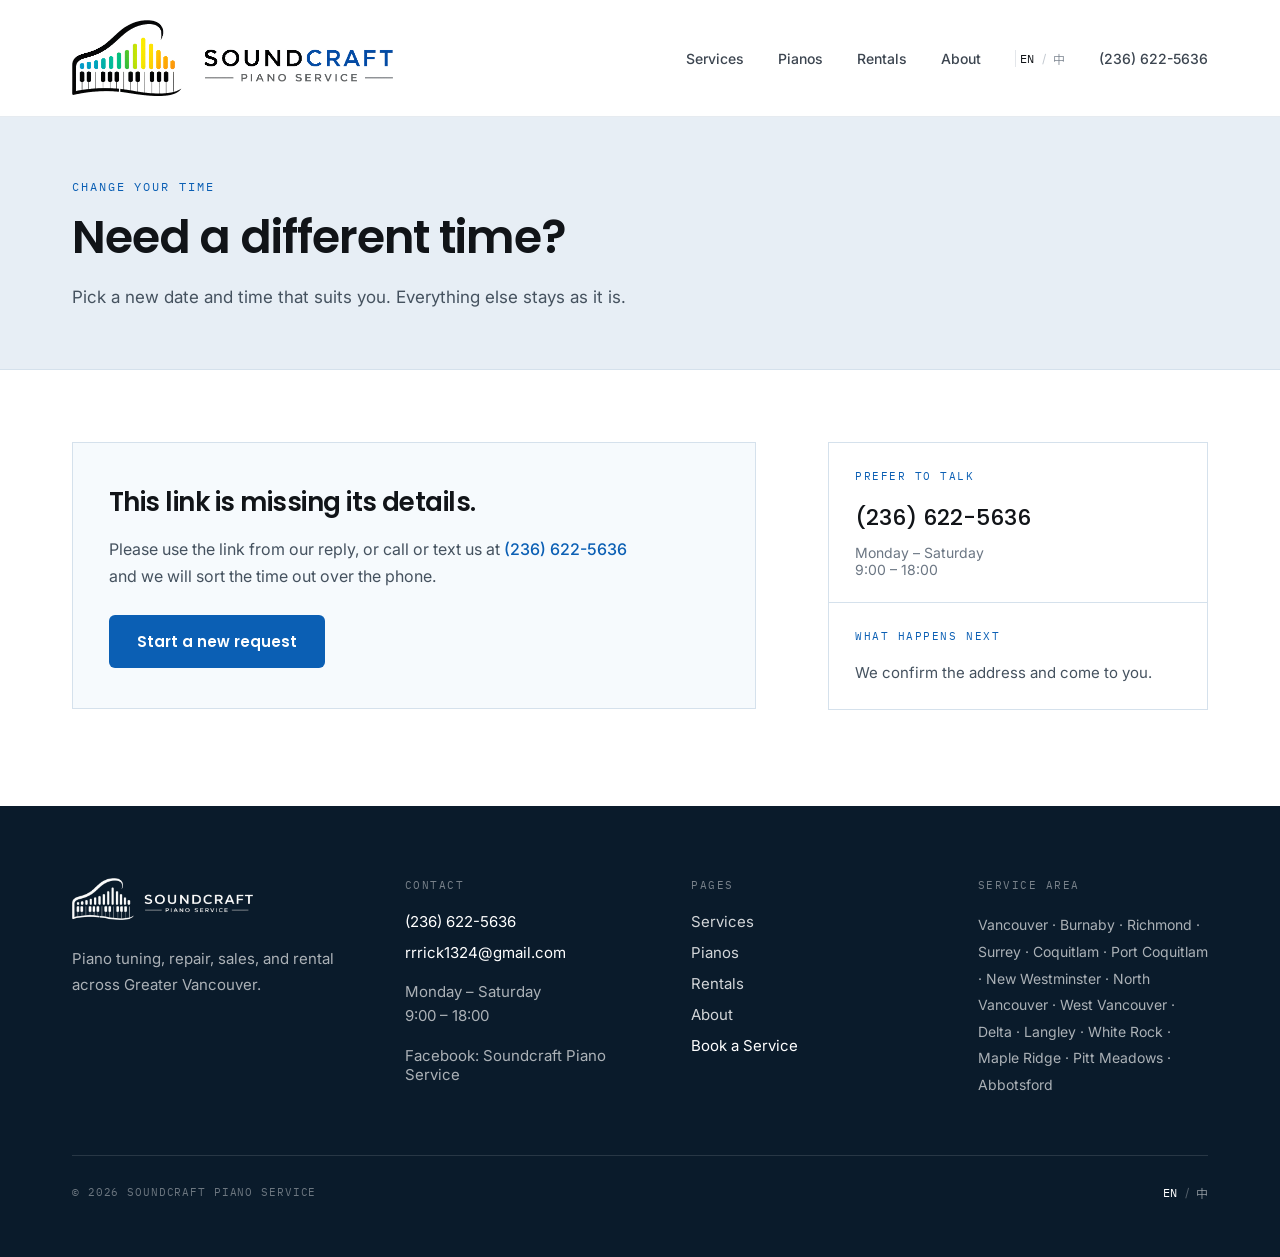
<file: confirm.html>
<!DOCTYPE html>
<html>
<head>

<link rel="preconnect" href="https://fonts.gstatic.com" crossorigin>
<link href="https://fonts.googleapis.com/css2?family=Poppins:wght@400;500;600&family=Inter:wght@400;500;600&family=Noto+Sans+TC:wght@400;700&family=IBM+Plex+Mono:wght@400&display=swap" rel="stylesheet">
<style>
  body { margin: 0; background: #FFFFFF; font-family: Inter, Helvetica, Arial, sans-serif; -webkit-font-smoothing: antialiased; }
  a { color: #0B5FB4; text-decoration: none; }
  a:hover { color: #08477F; }
  input, select, textarea { font-family: inherit; }
  input:focus, select:focus, textarea:focus { outline: none; border-color: #0B5FB4; }
  select { appearance: none; background-image: url("data:image/svg+xml;utf8,<svg xmlns='http://www.w3.org/2000/svg' width='12' height='8'><path d='M1 1l5 5 5-5' stroke='%235B6672' stroke-width='1.6' fill='none' stroke-linecap='round'/></svg>"); background-repeat: no-repeat; background-position: right 16px center; }
.hv1:hover { color: #0B5FB4 !important; }
.hv2:hover { color: #0B5FB4 !important; }
.hv3:hover { color: #0B5FB4 !important; }
.hv4:hover { color: #0B5FB4 !important; }
.hv5:hover { color: #0B5FB4 !important; }
.hv6:hover { background: #0A54A0 !important; }
.hv7:hover { border-color: #0B5FB4 !important; }
.hv8:hover { background: #0A54A0 !important; }
.hv9:hover { color: #0B5FB4 !important; }
.hv10:hover { color: rgba(255,255,255,.7) !important; }
.hv11:hover { color: rgba(255,255,255,.7) !important; }
.hv12:hover { color: #FFFFFF !important; }
.hv13:hover { color: #FFFFFF !important; }
.hv14:hover { color: #FFFFFF !important; }
.hv15:hover { color: #FFFFFF !important; }
.hv16:hover { color: rgba(255,255,255,.7) !important; }
</style>
<link rel="stylesheet" href="site.css?v=14">
<meta charset="utf-8">
<meta name="referrer" content="no-referrer">
<meta name="viewport" content="width=device-width, initial-scale=1">
<title>Change your time — Soundcraft Piano Service</title>
</head>
<body>

<div class="page" style="width: 100%; max-width: 1440px; margin: 0 auto; background: #FFFFFF; color: #111418">

  <div style="position: sticky; top: 0; z-index: 20; background: rgba(255,255,255,.94); backdrop-filter: blur(10px); border-bottom: 1px solid #E6EBF0">
    <div class="sec nav-bar" style="display: flex; align-items: center; justify-content: space-between; padding: 20px 72px">
      <a href="index.html" style="display: block; line-height: 0">
        <img class="nav-logo" src="assets/logo-h-tight.png" alt="Soundcraft Piano Service" style="height: 96px; width: auto; display: block">
      </a>
      <div class="nav-links" style="display: flex; align-items: center; gap: 34px">
        <a href="index.html" class="hv1" style="font-size: 14px; font-weight: 500; color: #3C4550">Services</a>
        <a href="index.html" class="hv2" style="font-size: 14px; font-weight: 500; color: #3C4550">Pianos</a>
        <a href="index.html" class="hv3" style="font-size: 14px; font-weight: 500; color: #3C4550">Rentals</a>
        <a href="index.html" class="hv4" style="font-size: 14px; font-weight: 500; color: #3C4550">About</a>
        <div style="display: flex; align-items: center; gap: 7px; padding-left: 4px; border-left: 1px solid #E3E6EA">
          <span style="font-family: 'IBM Plex Mono', monospace; font-size: 12px; color: #111418; letter-spacing: .06em">EN</span>
          <span style="font-size: 12px; color: #C3C9D0">/</span>
          <span style="font-family: 'Noto Sans TC', sans-serif; font-size: 12px; color: #8A929C">中</span>
        </div>
        <a href="tel:+12366225636" class="hv5" style="font-size: 14px; font-weight: 500; color: #3C4550">(236) 622-5636</a>
      </div>
    </div>
  </div>

  <div class="sec" style="background: #E7EEF5; border-bottom: 1px solid #D5E1EC; padding: 62px 72px 58px">
    <div style="font-family: 'IBM Plex Mono', monospace; font-size: 12px; color: #0B5FB4; letter-spacing: .16em; margin-bottom: 18px">CHANGE YOUR TIME</div>
    <h1 style="margin: 0; font-family: Poppins, sans-serif; font-weight: 600; font-size: 46px; line-height: 1.12; letter-spacing: -.024em; text-wrap: pretty">Need a different time?</h1>
    <p style="margin: 20px 0 0; font-size: 17px; line-height: 1.64; color: #45525F; max-width: 560px">Pick a new date and time that suits you. Everything else stays as it is.</p>
  </div>

  <div class="sec bk-layout" style="display: grid; grid-template-columns: 1fr 380px; gap: 72px; padding: 72px 72px 96px; align-items: start">

    <div>
      <div id="confirm-missing" style="display: none; border: 1px solid #D5E1EC; background: #F6FAFD; padding: 40px 36px">
        <h2 style="margin: 0 0 14px; font-family: Poppins, sans-serif; font-size: 26px; font-weight: 600; letter-spacing: -.02em">This link is missing its details.</h2>
        <p style="margin: 0 0 26px; font-size: 16px; line-height: 1.66; color: #45525F; max-width: 520px">Please use the link from our reply, or call or text us at <a href="tel:+12366225636" style="font-weight: 500">(236) 622-5636</a> and we will sort the time out over the phone.</p>
        <a href="booking.html" class="hv6" style="display: inline-block; font-family: Poppins, sans-serif; font-size: 15px; font-weight: 600; color: #FFFFFF; background: #0B5FB4; padding: 15px 28px; border-radius: 6px">Start a new request</a>
      </div>

      <div id="confirm-done" style="display: none; border: 1px solid #D5E1EC; background: #F6FAFD; padding: 48px 44px">
        <div style="font-family: 'IBM Plex Mono', monospace; font-size: 12px; color: #0B5FB4; letter-spacing: .16em; margin-bottom: 22px">NEW TIME RECEIVED</div>
        <h2 style="margin: 0 0 16px; font-family: Poppins, sans-serif; font-size: 30px; font-weight: 600; letter-spacing: -.02em">Thank you — we have your new time.</h2>
        <p style="margin: 0 0 32px; font-size: 16px; line-height: 1.66; color: #45525F; max-width: 520px">We will send you a written confirmation shortly. If anything changes, call or text us at <a href="tel:+12366225636" style="font-weight: 500">(236) 622-5636</a>.</p>
        <a href="index.html" class="hv6" style="display: inline-block; font-family: Poppins, sans-serif; font-size: 15px; font-weight: 600; color: #FFFFFF; background: #0B5FB4; padding: 15px 28px; border-radius: 6px">Back to home</a>
      </div>

      <div id="confirm-view" style="display: none">
        <div style="border: 1px solid #D5E1EC; background: #F6FAFD; padding: 24px 26px; margin-bottom: 36px">
          <div style="font-family: 'IBM Plex Mono', monospace; font-size: 11px; color: #0B5FB4; letter-spacing: .14em; margin-bottom: 16px">YOUR REQUEST</div>
          <div id="summary" style="display: flex; flex-direction: column; gap: 10px"></div>
        </div>

        <form id="confirm-form" style="display: flex; flex-direction: column; gap: 24px">
          <div style="display: flex; align-items: baseline; gap: 14px; padding-bottom: 6px; border-bottom: 1px solid #111418">
            <div style="font-family: 'IBM Plex Mono', monospace; font-size: 11px; color: #0B5FB4; letter-spacing: .14em">01</div>
            <div style="font-family: Poppins, sans-serif; font-size: 17px; font-weight: 500">When we come</div>
          </div>

          <div>
            <label for="cf-date" style="display: block; font-size: 14px; font-weight: 500; margin-bottom: 9px">Preferred date and time <span style="color: #0B5FB4">*</span></label>
            <input id="cf-date" name="preferredDate" type="text" data-datefield="1" inputmode="none" autocomplete="off" required="required" placeholder="YYYY / MM / DD" style="width: 100%; box-sizing: border-box; font-size: 16px; color: #111418; padding: 14px 16px; border: 1px solid #D5E1EC; border-radius: 5px; background: #FFFFFF">
            <div class="slot-group" role="radiogroup" aria-label="Time slot">
              <label class="slot">
                <input type="radio" name="preferred" value="Morning (10:00 - 12:00)" required="required">
                <span class="slot-box"><span class="slot-name">Morning</span><span class="slot-time">10:00 – 12:00</span></span>
              </label>
              <label class="slot">
                <input type="radio" name="preferred" value="Afternoon (2:00 - 4:00)">
                <span class="slot-box"><span class="slot-name">Afternoon</span><span class="slot-time">2:00 – 4:00</span></span>
              </label>
              <label class="slot">
                <input type="radio" name="preferred" value="Evening (6:00 - 8:00)">
                <span class="slot-box"><span class="slot-name">Evening</span><span class="slot-time">6:00 – 8:00</span></span>
              </label>
            </div>
            <div style="font-size: 13px; color: #7B848F; margin-top: 10px">We visit Monday to Saturday. Change this if the time no longer works.</div>

            <!-- 原本約的日期已經過了。不講的話客戶只會看到空欄位，隨便挑一天送出。 -->
            <input id="cf-time-own" name="preferredOwn" type="text" placeholder="Or type a time that suits you better, e.g. after 5pm, or Saturday morning" style="width: 100%; box-sizing: border-box; margin-top: 10px; font-size: 16px; color: #111418; padding: 15px 16px; border: 1px solid #D5E1EC; border-radius: 5px; background: #FFFFFF">
            <div id="date-full" style="display: none; align-items: center; gap: 10px; margin-top: 10px; padding: 12px 14px; background: #FDF3EC; border-left: 3px solid #F2740B">
              <span style="font-size: 14px; color: #8A4B12">That day is fully booked. Please choose another date, or write a time below and we will see what we can do.</span>
            </div>
            <div id="cf-date-past" style="display: none; align-items: center; gap: 10px; margin-top: 10px; padding: 12px 14px; background: #FDF3EC; border-left: 3px solid #F2740B">
              <span style="font-size: 14px; color: #8A4B12">The date you asked for has already passed. Please choose a new date and time.</span>
            </div>

            <!-- 客戶把時間改成跟原本預約不同。改是可以的，但要讓他知道自己改了。 -->
            <div id="cf-date-changed" style="display: none; align-items: center; gap: 10px; margin-top: 10px; padding: 12px 14px; background: #F2F7FC; border-left: 3px solid #0B5FB4">
              <span style="font-size: 14px; color: #1B4E86">This will change the visit from the time shown above. We will send you a written confirmation once you submit.</span>
            </div>

            <div id="cf-date-error" style="display: none; align-items: center; gap: 10px; margin-top: 10px; padding: 12px 14px; background: #FDF3EC; border-left: 3px solid #F2740B">
              <span style="font-size: 14px; color: #8A4B12">Sundays are not available. Please choose another day.</span>
            </div>
          </div>


          <input type="text" name="_gotcha" tabindex="-1" autocomplete="off" aria-hidden="true" style="position: absolute; left: -9999px; width: 1px; height: 1px; opacity: 0">

          <div id="cf-error" style="display: none; align-items: center; gap: 10px; padding: 14px 16px; background: #FDF3EC; border-left: 3px solid #F2740B">
            <span style="font-size: 14px; line-height: 1.6; color: #8A4B12">We could not send your new time just now. Please try again, or call or text us at (236) 622-5636.</span>
          </div>

          <div style="display: flex; align-items: center; gap: 20px; padding-top: 6px">
            <button type="submit" id="cf-btn" class="hv8" style="font-family: Poppins, sans-serif; font-size: 16px; font-weight: 600; color: #FFFFFF; background: #0B5FB4; padding: 17px 34px; border: none; border-radius: 6px; cursor: pointer">Confirm the new time</button>
            <div style="font-size: 14px; color: #6B7683">Nothing is charged at this step.</div>
          </div>
        </form>
      </div>
    </div>

    <div style="display: flex; flex-direction: column; gap: 1px; background: #D5E1EC; border: 1px solid #D5E1EC">
      <div style="background: #FFFFFF; padding: 26px 26px 24px">
        <div style="font-family: 'IBM Plex Mono', monospace; font-size: 11px; color: #0B5FB4; letter-spacing: .14em; margin-bottom: 18px">PREFER TO TALK</div>
        <a href="tel:+12366225636" style="font-family: Poppins, sans-serif; font-size: 22px; font-weight: 500; color: #111418">(236) 622-5636</a>
        <div style="font-size: 14px; color: #6B7683; margin-top: 10px">Monday – Saturday</div>
        <div style="font-size: 14px; color: #6B7683">9:00 – 18:00</div>
      </div>
      <div style="background: #FFFFFF; padding: 26px 26px 24px">
        <div style="font-family: 'IBM Plex Mono', monospace; font-size: 11px; color: #0B5FB4; letter-spacing: .14em; margin-bottom: 18px">WHAT HAPPENS NEXT</div>
        <div style="font-size: 15px; line-height: 1.6; color: #45525F">We confirm the address and come to you.</div>
      </div>
    </div>

  </div>
  <div class="sec" style="background: #0A1B2B; color: #FFFFFF; padding: 72px 72px 56px">
    <div class="footer-grid" style="display: grid; grid-template-columns: 1.2fr 1fr 1fr 1fr; gap: 56px; padding-bottom: 56px; border-bottom: 1px solid rgba(255,255,255,.12)">
      <div>
        <img src="assets/logo-h-light-tight.png" alt="Soundcraft Piano Service" style="height: 42px; width: auto; display: block; margin-bottom: 26px">
        <div style="font-size: 15px; line-height: 1.7; color: rgba(255,255,255,.66)">Piano tuning, repair, sales, and rental across Greater Vancouver.</div>
      </div>
      <div>
        <div style="font-family: 'IBM Plex Mono', monospace; font-size: 11px; color: rgba(255,255,255,.45); letter-spacing: .14em; margin-bottom: 20px">CONTACT</div>
        <div style="display: flex; flex-direction: column; gap: 12px; font-size: 15px">
          <a href="tel:+12366225636" class="hv10" style="color: #FFFFFF">(236) 622-5636</a>
          <a href="mailto:rrrick1324@gmail.com" class="hv11" style="color: #FFFFFF">rrrick1324@gmail.com</a>
          <div style="color: rgba(255,255,255,.66); line-height: 1.6; margin-top: 6px">Monday – Saturday<br>9:00 – 18:00</div>
          <div style="color: rgba(255,255,255,.66); margin-top: 6px">Facebook: Soundcraft Piano Service</div>
        </div>
      </div>
      <div>
        <div style="font-family: 'IBM Plex Mono', monospace; font-size: 11px; color: rgba(255,255,255,.45); letter-spacing: .14em; margin-bottom: 20px">PAGES</div>
        <div style="display: flex; flex-direction: column; gap: 12px; font-size: 15px">
          <a href="index.html" class="hv12" style="color: rgba(255,255,255,.82)">Services</a>
          <a href="index.html" class="hv13" style="color: rgba(255,255,255,.82)">Pianos</a>
          <a href="index.html" class="hv14" style="color: rgba(255,255,255,.82)">Rentals</a>
          <a href="index.html" class="hv15" style="color: rgba(255,255,255,.82)">About</a>
          <a href="Soundcraft Booking.dc.html" class="hv16" style="color: #FFFFFF">Book a Service</a>
        </div>
      </div>
      <div>
        <div style="font-family: 'IBM Plex Mono', monospace; font-size: 11px; color: rgba(255,255,255,.45); letter-spacing: .14em; margin-bottom: 20px">SERVICE AREA</div>
        <div style="font-size: 14px; line-height: 1.9; color: rgba(255,255,255,.66)">Vancouver · Burnaby · Richmond · Surrey · Coquitlam · Port Coquitlam · New Westminster · North Vancouver · West Vancouver · Delta · Langley · White Rock · Maple Ridge · Pitt Meadows · Abbotsford</div>
      </div>
    </div>
    <div class="foot-bottom" style="display: flex; align-items: center; justify-content: space-between; padding-top: 28px">
      <div style="font-family: 'IBM Plex Mono', monospace; font-size: 11px; color: rgba(255,255,255,.4); letter-spacing: .08em">© 2026 SOUNDCRAFT PIANO SERVICE</div>
      <div style="display: flex; align-items: center; gap: 7px">
        <span style="font-family: 'IBM Plex Mono', monospace; font-size: 12px; color: #FFFFFF; letter-spacing: .06em">EN</span>
        <span style="font-size: 12px; color: rgba(255,255,255,.3)">/</span>
        <span style="font-family: 'Noto Sans TC', sans-serif; font-size: 12px; color: rgba(255,255,255,.5)">中</span>
      </div>
    </div>
  </div>

</div>

<script src="ticket-config.js?v=2"></script>
<script src="booking-sync.js?v=2"></script>
<script src="confirm.js?v=6"></script>
<script src="datefield.js?v=4"></script>
<script src="i18n.js?v=14"></script>
</body>
</html>
</file>
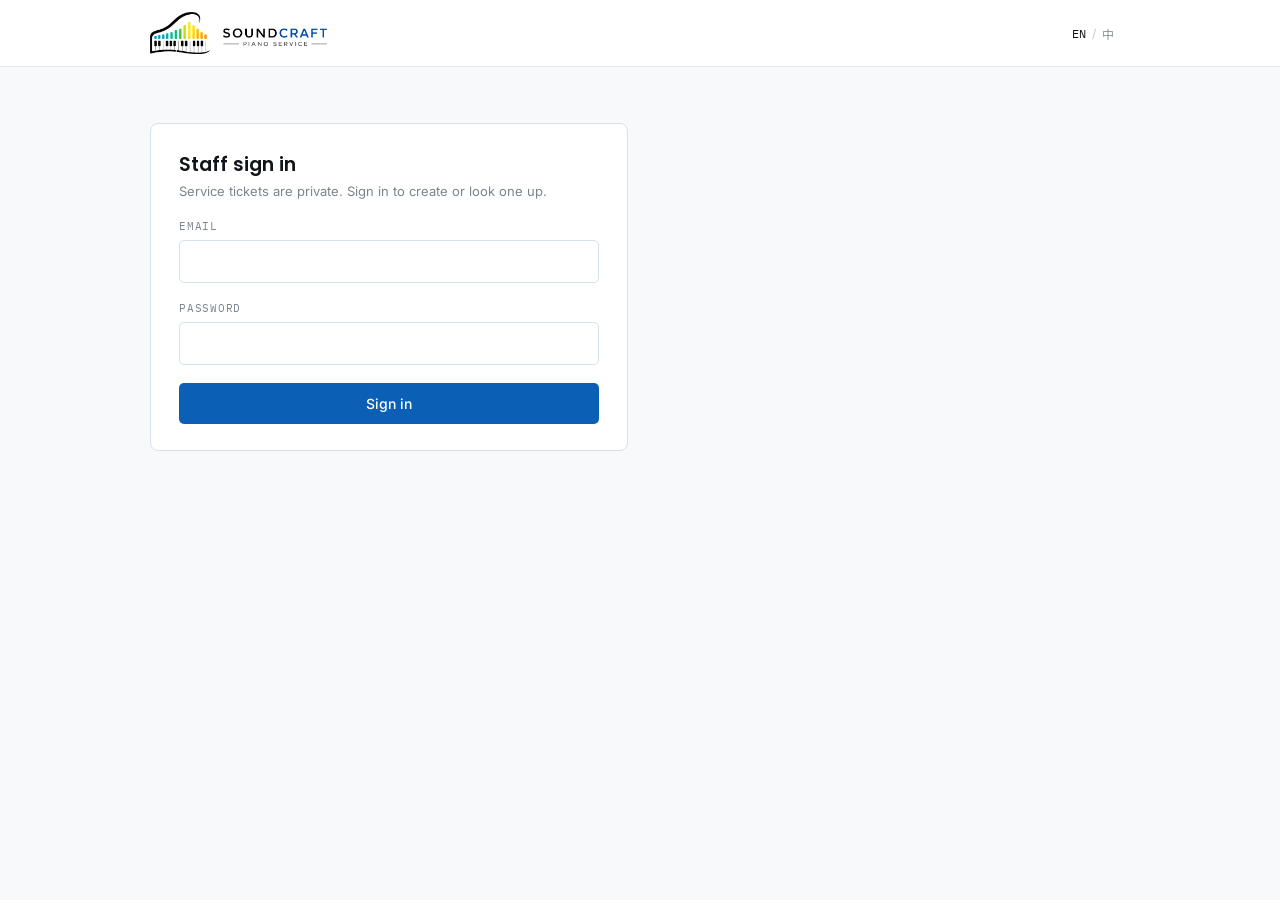
<file: ticket.html>
<!DOCTYPE html>
<html lang="en">
<head>
<meta charset="utf-8">
<meta name="viewport" content="width=device-width, initial-scale=1">
<meta name="robots" content="noindex, nofollow">
<title>Service Tickets — Soundcraft Piano Service</title>
<link rel="preconnect" href="https://fonts.gstatic.com" crossorigin>
<link href="https://fonts.googleapis.com/css2?family=Poppins:wght@400;500;600&family=Inter:wght@400;500;600&family=Noto+Sans+TC:wght@400;500;700&family=IBM+Plex+Mono:wght@400&display=swap" rel="stylesheet">
<link rel="stylesheet" href="ticket.css?v=5">
</head>
<body class="tk">

<div class="tk-top">
  <div class="tk-top-in">
    <a href="index.html" style="line-height: 0">
      <img src="assets/logo-h-tight.png" alt="Soundcraft Piano Service">
    </a>
    <div class="tk-top-spacer"></div>

    <span id="pending" class="tk-pending" title="Waiting to sync">
      <span id="pending-n">0</span><span data-t="pendingSuffix">to sync</span>
    </span>

    <div style="display: flex; align-items: center; gap: 6px; font-size: 12px">
      <span id="lang-en" role="button" tabindex="0"
            style="font-family: 'IBM Plex Mono', monospace; cursor: pointer">EN</span>
      <span style="color: #C3C9D0">/</span>
      <span id="lang-zh" role="button" tabindex="0"
            style="font-family: 'Noto Sans TC', sans-serif; cursor: pointer">中</span>
    </div>

    <span id="who" class="tk-who"></span>
    <button id="signout" type="button" class="tk-btn tk-btn--ghost tk-btn--sm" style="display: none"
            data-t="signOut">Sign out</button>
  </div>
</div>

<div class="tk-wrap">

  <!-- ════ 尚未設定 ════ -->
  <section id="view-setup" style="display: none">
    <div class="tk-card">
      <h2 data-t="setupTitle">Not connected yet</h2>
      <p class="tk-hint" data-t="setupHint">Open ticket-config.js and paste in your Supabase project URL and anon key. The setup steps are in SETUP-工單系統.md.</p>
    </div>
  </section>

  <!-- ════ 登入 ════ -->
  <section id="view-login" style="display: none">
    <div class="tk-card" style="max-width: 420px; margin-top: 56px">
      <h2 data-t="loginTitle">Staff sign in</h2>
      <p class="tk-hint" data-t="loginHint">Service tickets are private. Sign in to create or look one up.</p>
      <form id="login-form" novalidate>
        <div class="tk-field">
          <label class="tk-label" for="li-email" data-t="email">Email</label>
          <input id="li-email" type="email" autocomplete="username" required>
        </div>
        <div class="tk-field">
          <label class="tk-label" for="li-pass" data-t="password">Password</label>
          <input id="li-pass" type="password" autocomplete="current-password" required>
        </div>
        <button id="li-btn" type="submit" class="tk-btn" style="width: 100%" data-t="signIn">Sign in</button>
        <div id="li-error" class="tk-note tk-note--err"></div>
      </form>
    </div>
  </section>

  <!-- ════ 工單清單 ════ -->
  <section id="view-list" style="display: none">
    <div style="display: flex; align-items: baseline; justify-content: space-between; gap: 16px; margin-top: 30px">
      <h1 style="margin: 0; font-family: Poppins, 'Noto Sans TC', sans-serif; font-size: 27px; font-weight: 600"
          data-t="listTitle">Service tickets</h1>
      <button id="new-btn" type="button" class="tk-btn" data-t="newTicket">New ticket</button>
    </div>

    <!-- 已預約但還沒開工單的客戶。沒有的話整區不顯示。 -->
    <section id="bookings-wrap" style="display: none">
      <div class="tk-card" style="padding: 20px 22px">
        <h2 data-t="bookingsTitle">From the booking form</h2>
        <p class="tk-hint" data-t="bookingsHint">Bookings that don’t have a ticket yet. Tap one to start a ticket with the client’s details already filled in.</p>
        <div id="bk-error" class="tk-note tk-note--err"></div>
        <div id="bookings"></div>
      </div>
    </section>

    <!-- 已封鎖的時段：客戶在預約表單上就選不到 -->
    <section id="blocked-wrap">
      <div class="tk-card" style="padding: 20px 22px">
        <h2 data-t="blockedTitle">Times not available</h2>
        <p class="tk-hint" data-t="blockedHint">Customers cannot pick these on the booking form. Add a slot once you have agreed it with someone, or block a whole day off.</p>

        <div class="tk-block-add">
          <input id="blk-date" type="date" aria-label="Date to block">
          <select id="blk-slot" aria-label="Slot to block"></select>
          <button id="blk-add" type="button" class="tk-btn tk-btn--sm" data-t="blockAdd">Block it</button>
        </div>
        <div id="blk-error" class="tk-note tk-note--err"></div>

        <div id="blocked-list"></div>
      </div>
    </section>

    <div class="tk-search">
      <input id="q" type="text" data-t-ph="searchPh" placeholder="Search name, phone, ticket no, address">
      <button id="q-btn" type="button" class="tk-btn tk-btn--ghost" data-t="search">Search</button>
    </div>

    <div id="list-offline" class="tk-note tk-note--warn" data-t="offlineList">
      No connection — showing tickets saved on this device. Search covers cached tickets only.
    </div>

    <div id="list" class="tk-list"></div>
    <div style="margin-top: 14px; text-align: right">
      <button id="export-btn" type="button" class="tk-btn tk-btn--ghost tk-btn--sm" data-t="exportCsv">Export CSV</button>
    </div>
  </section>

  <!-- ════ 工單表單 ════ -->
  <section id="view-form" style="display: none">
    <form id="ticket-form" novalidate>

      <div style="display: flex; align-items: baseline; justify-content: space-between; gap: 16px; margin-top: 30px">
        <h1 id="form-title" style="margin: 0; font-family: Poppins, 'Noto Sans TC', sans-serif; font-size: 27px; font-weight: 600"
            data-t="newTicket">New ticket</h1>
        <button id="back-btn" type="button" class="tk-btn tk-btn--ghost tk-btn--sm" data-t="backToList">← All tickets</button>
      </div>

      <!-- 從預約帶入時，把客戶自己寫的話原樣附在這裡，不要混進琴況備註 -->
      <div id="booking-info" class="tk-card" style="display: none; background: #F2F7FC; border-color: #BBD5EE">
        <h2 data-t="fromBooking">From the booking</h2>
        <div id="booking-info-rows"></div>
      </div>

      <!-- 客戶與鋼琴 -->
      <div class="tk-card">
        <h2 data-t="secClient">Client &amp; piano</h2>
        <p class="tk-hint" data-t="secClientHint">Only the client name is required — everything else can be filled in later.</p>

        <div class="tk-row">
          <div class="tk-field">
            <label class="tk-label" for="f-ticketNo" data-t="ticketNo">Ticket no.</label>
            <input id="f-ticketNo" type="text" data-t-ph="ticketNoPh" placeholder="e.g. 2026-014">
          </div>
          <div class="tk-field">
            <label class="tk-label" for="f-serviceDate" data-t="serviceDate">Service date</label>
            <input id="f-serviceDate" type="date">
          </div>
        </div>

        <div class="tk-row">
          <div class="tk-field">
            <label class="tk-label" for="f-clientName" data-t="clientName">Client name</label>
            <input id="f-clientName" type="text" required>
          </div>
          <div class="tk-field">
            <label class="tk-label" for="f-clientPhone" data-t="phone">Phone</label>
            <input id="f-clientPhone" type="tel" inputmode="tel">
          </div>
        </div>

        <div class="tk-field">
          <label class="tk-label" for="f-address" data-t="address">Address</label>
          <input id="f-address" type="text">
        </div>

        <div class="tk-row-3">
          <div class="tk-field">
            <label class="tk-label" for="f-brand" data-t="brand">Make / model</label>
            <input id="f-brand" type="text" data-t-ph="brandPh" placeholder="e.g. Yamaha U1">
          </div>
          <div class="tk-field">
            <label class="tk-label" for="f-pianoType" data-t="pianoType">Piano type</label>
            <select id="f-pianoType"></select>
          </div>
          <div class="tk-field">
            <label class="tk-label" for="f-lastTuned" data-t="lastTuned">Last tuned</label>
            <select id="f-lastTuned"></select>
          </div>
        </div>
      </div>

      <!-- 出勤準備 -->
      <div class="tk-card">
        <h2 data-t="secPrep">Before leaving</h2>
        <p class="tk-hint" data-t="secPrepHint">Tick what is already in the van.</p>
        <div id="prep-chips" class="tk-chips"></div>
      </div>

      <!-- 現場檢查 -->
      <div class="tk-card">
        <h2 data-t="secInspect">On site</h2>
        <p class="tk-hint" data-t="secInspectHint">Tick what has been done, then note anything worth remembering about this piano.</p>
        <div id="inspect-chips" class="tk-chips" style="margin-bottom: 20px"></div>
        <div class="tk-field" style="margin-bottom: 0">
          <label class="tk-label" for="f-conditionNotes" data-t="conditionNotes">Condition notes</label>
          <textarea id="f-conditionNotes" data-t-ph="notesPh"
                    placeholder="Pitch before tuning, sticking keys, felt wear, humidity reading…"></textarea>
        </div>
      </div>

      <!-- 服務項目 -->
      <div class="tk-card">
        <h2 data-t="secItems">Work done</h2>
        <p class="tk-hint" data-t="secItemsHint">Leave the quantity at 0 for anything not done on this visit.</p>
        <div class="tk-items-scroll">
          <table class="tk-items">
            <thead>
              <tr>
                <th data-t="itemName">Item</th>
                <th class="num" style="width: 80px" data-t="qty">Qty</th>
                <th class="num" style="width: 110px" data-t="unitPrice">Unit price</th>
                <th class="num" style="width: 100px" data-t="lineTotal">Amount</th>
                <th></th>
              </tr>
            </thead>
            <tbody id="items-body"></tbody>
          </table>
        </div>
        <div style="margin-top: 14px">
          <button id="add-item" type="button" class="tk-btn tk-btn--ghost tk-btn--sm" data-t="addItem">+ Add line</button>
        </div>
        <div class="tk-total">
          <span class="tk-total-k" data-t="total">TOTAL</span>
          <span class="tk-total-v" id="total">$0.00</span>
        </div>
      </div>

      <!-- 付款與後續 -->
      <div class="tk-card">
        <h2 data-t="secPayment">Payment &amp; follow-up</h2>
        <div class="tk-row-3">
          <div class="tk-field">
            <label class="tk-label" for="f-paymentMethod" data-t="paymentMethod">Paid by</label>
            <select id="f-paymentMethod"></select>
          </div>
          <div class="tk-field">
            <label class="tk-label" for="f-warrantyDays" data-t="warranty">Warranty (days)</label>
            <input id="f-warrantyDays" type="number" min="0" step="1" inputmode="numeric">
          </div>
          <div class="tk-field">
            <label class="tk-label" for="f-nextTuning" data-t="nextTuning">Next tuning due</label>
            <input id="f-nextTuning" type="date">
          </div>
        </div>
      </div>

      <!-- 簽名 -->
      <div class="tk-card">
        <h2 data-t="secSign">Client signature</h2>
        <p class="tk-hint" data-t="secSignHint">Optional. Have the client sign with a finger or a stylus.</p>
        <div class="tk-sig" id="sig-box">
          <canvas id="sig"></canvas>
          <div class="tk-sig-ph" data-t="signHere">SIGN HERE</div>
        </div>
        <div style="margin-top: 12px">
          <button id="sig-clear" type="button" class="tk-btn tk-btn--ghost tk-btn--sm" data-t="clearSig">Clear signature</button>
        </div>
      </div>

      <!-- 動作 -->
      <div class="tk-card">
        <div class="tk-actions">
          <button id="save-btn" type="submit" class="tk-btn" data-t="saveTicket">Save ticket</button>
          <button id="print-btn" type="button" class="tk-btn tk-btn--ghost" data-t="printReceipt">Print receipt</button>
          <button id="invoice-btn" type="button" class="tk-btn tk-btn--ghost" data-t="printInvoice">Print invoice</button>
          <div style="flex: 1"></div>
          <button id="delete-btn" type="button" class="tk-btn tk-btn--danger tk-btn--sm" style="display: none"
                  data-t="deleteTicket">Delete</button>
        </div>
        <div id="form-error" class="tk-note tk-note--err"></div>
        <div id="form-warn" class="tk-note tk-note--warn"></div>
        <div id="form-ok" class="tk-note tk-note--ok"></div>
      </div>

    </form>
  </section>
</div>

<!-- 列印用的收據，畫面上永遠看不到，只有列印時才出現 -->
<div class="tk-receipt" id="receipt"></div>

<script src="ticket-config.js?v=2"></script>
<script src="ticket-store.js?v=3"></script>
<script src="ticket.js?v=6"></script>
</body>
</html>
</file>
<file: site.css>
/* ── Inventory cards + photo gallery (swipeable) ── */
.inv-grid { display: grid; grid-template-columns: repeat(3, 1fr); gap: 32px; align-items: stretch; }
.inv-card { display: flex; flex-direction: column; background: #FFFFFF; border: 1px solid #D5E1EC; transition: border-color .18s; }
.inv-card:hover { border-color: #0B5FB4; }
.inv-body { padding: 24px 26px 26px; display: flex; flex-direction: column; flex: 1; }
.inv-cta { display: inline-block; margin-top: 20px; padding: 11px 20px; background: #0B5FB4; color: #FFFFFF !important; font-size: 14px; font-weight: 500; text-align: center; transition: background .18s; }
.inv-cta:hover { background: #0A54A0; }
.inv-soon { border-style: dashed; background: transparent; }

.gal { position: relative; height: 260px; background: #E7EEF5; overflow: hidden; }
.gal-track { display: flex; height: 100%; overflow-x: auto; scroll-snap-type: x mandatory; scroll-behavior: smooth; -webkit-overflow-scrolling: touch; scrollbar-width: none; -ms-overflow-style: none; }
.gal-track::-webkit-scrollbar { display: none; }
.gal-slide { flex: 0 0 100%; height: 100%; scroll-snap-align: center; position: relative; }
.gal-slide img { width: 100%; height: 100%; object-fit: cover; display: block; }
.gal-slide--missing { display: flex; align-items: center; justify-content: center; background-image: repeating-linear-gradient(135deg, rgba(16,42,69,.07) 0 2px, transparent 2px 12px); }
.gal-slide--missing::after { content: 'PHOTO PENDING'; font-family: 'IBM Plex Mono', monospace; font-size: 11px; color: #98A1AB; letter-spacing: .1em; }

.gal-btn { position: absolute; top: 50%; transform: translateY(-50%); width: 34px; height: 34px; padding: 0; border: none; border-radius: 50%; background: rgba(255,255,255,.92); color: #102A45; font-size: 15px; line-height: 1; cursor: pointer; display: flex; align-items: center; justify-content: center; opacity: 0; transition: opacity .18s; box-shadow: 0 1px 6px rgba(16,42,69,.24); }
.gal:hover .gal-btn, .gal-btn:focus-visible { opacity: 1; }
.gal-btn[disabled] { opacity: 0 !important; pointer-events: none; }
.gal-prev { left: 10px; }
.gal-next { right: 10px; }

.gal-count { position: absolute; top: 10px; right: 10px; font-family: 'IBM Plex Mono', monospace; font-size: 11px; color: #FFFFFF; background: rgba(16,42,69,.62); padding: 3px 8px; letter-spacing: .06em; }
.gal-dots { position: absolute; bottom: 10px; left: 0; right: 0; display: flex; justify-content: center; gap: 6px; }
.gal-dot { width: 6px; height: 6px; padding: 0; border: none; border-radius: 50%; background: rgba(255,255,255,.6); cursor: pointer; box-shadow: 0 0 0 1px rgba(16,42,69,.2); transition: width .18s, border-radius .18s, background .18s; }
.gal-dot[aria-current="true"] { background: #FFFFFF; width: 16px; border-radius: 3px; }


/* ════════════════════════════════════════════════════════════
   Responsive
   斷點：1080px 平板橫向 / 820px 直向（多欄改單欄）/ 560px 手機
   頁面版面是 inline style 寫死的，所以這裡的覆寫需要 !important。
   ════════════════════════════════════════════════════════════ */

img { max-width: 100%; }

/* ── 平板橫向：縮邊距、縮 logo ── */
@media (max-width: 1080px) {
  .sec, .nav-bar { padding-left: 44px !important; padding-right: 44px !important; }
  .hero-copy { padding: 66px 36px 64px 44px !important; }
  .split-a   { padding: 66px 36px 66px 44px !important; }
  .split-b   { padding: 66px 44px 66px 36px !important; }
  .nav-logo  { height: 70px !important; }
  .nav-links { gap: 20px !important; }
  .inv-grid  { grid-template-columns: repeat(2, 1fr) !important; }
  .footer-grid { grid-template-columns: 1.4fr 1fr 1fr !important; gap: 40px !important; }
  h1, .hero-line2 { font-size: 46px !important; }
}

/* ── 平板直向：所有多欄版面改單欄 ── */
@media (max-width: 820px) {
  .hero      { grid-template-columns: 1fr !important; }
  .hero-art  { min-height: 380px !important; }
  .split     { grid-template-columns: 1fr !important; }
  .split-a   { border-right: none !important; border-bottom: 1px solid #EDEFF2 !important; }
  .rgrid     { grid-template-columns: 1fr !important; gap: 36px !important; }
  .bk-layout { grid-template-columns: 1fr !important; gap: 44px !important; }
  .cities    { grid-template-columns: repeat(2, 1fr) !important; }
  .footer-grid { grid-template-columns: 1fr 1fr !important; gap: 36px !important; }
  .sec-head  { flex-direction: column; align-items: flex-start !important; gap: 12px; }
  h1, .hero-line2 { font-size: 40px !important; }
  h2 { font-size: 29px !important; }
  blockquote { font-size: 25px !important; line-height: 1.4 !important; }
}

/* ── 手機 ── */
@media (max-width: 560px) {
  .sec { padding-left: 20px !important; padding-right: 20px !important;
         padding-top: 54px !important; padding-bottom: 54px !important; }
  .hero-copy { padding: 44px 20px 48px !important; }
  .split-a   { padding: 48px 20px !important; }
  .split-b   { padding: 48px 20px !important; }
  .hero-art  { min-height: 300px !important; }

  /* 導覽列改兩行：logo 一行，電話與預約按鈕一行，避免擠爆 */
  .nav-bar   { flex-wrap: wrap; gap: 10px; padding: 12px 20px !important; }
  .nav-logo  { height: 46px !important; }
  .nav-links { width: 100%; justify-content: space-between !important; gap: 10px !important; }
  .nav-links > a[href^="#"] { display: none !important; }  /* 區塊連結收起，底部選單仍有 */
  .nav-links > div { display: none !important; }           /* EN / 中 切換 */

  .hero-cta  { flex-direction: column; align-items: stretch !important; gap: 12px !important; }
  .hero-cta a { text-align: center; }
  .hero-stats { flex-wrap: wrap; gap: 18px !important; }
  .hero-stats > div[style*="width: 1px"] { display: none; }

  .inv-grid  { grid-template-columns: 1fr !important; gap: 24px !important; }
  .gal       { height: 230px !important; }
  .cities    { grid-template-columns: 1fr 1fr !important; }
  .footer-grid { grid-template-columns: 1fr !important; gap: 30px !important; }
  .foot-bottom { flex-direction: column; align-items: flex-start !important; gap: 12px; }

  .bk-pair   { grid-template-columns: 1fr !important; }

  h1, .hero-line2 { font-size: 33px !important; line-height: 1.15 !important; }
  h2 { font-size: 25px !important; }
  blockquote { font-size: 21px !important; line-height: 1.42 !important; }
}

/* 觸控裝置沒有 hover，輪播箭頭直接顯示 */
@media (hover: none) {
  .gal-btn { opacity: 1; }
}

/* 設計稿匯出時最外層寫死 width: 1440px，改成上限 1440、以下自適應 */
.page { width: 100% !important; max-width: 1440px !important; }

/* grid 子項預設 min-width:auto，內容撐不下時會把版面推寬 */
.split > *, .rgrid > *, .bk-layout > *, .footer-grid > *, .inv-grid > * { min-width: 0; }

/* 中等寬度：導覽列容易擠成多行，先禁止換行並縮 logo，
   980px 以下直接收起區塊連結，只留電話與預約按鈕 */
@media (max-width: 1080px) {
  .nav-links a { white-space: nowrap; }
  .nav-logo { height: 60px !important; }
}
@media (max-width: 980px) {
  /* 只留電話與預約按鈕；booking.html 的區塊連結用的是 index.html，不能只比對 # */
  .nav-links > a:not([href^="tel"]):not([href="booking.html"]) { display: none !important; }
  .nav-links > div { display: none !important; }
}

/* 導覽列的項目一律不換行；logo 是寬版的，1280 以下就要開始縮 */
.nav-links a { white-space: nowrap; }
@media (max-width: 1280px) { .nav-logo { height: 76px !important; } }

/* 漸層文字若瀏覽器不支援 background-clip: text，color: transparent 會讓字整個消失 */
@supports not ((-webkit-background-clip: text) or (background-clip: text)) {
  .hero-line2 { background: none !important; color: #0B5FB4 !important; }
}


/* 標題或副標題折行的張數不一，會讓價格列與按鈕上下錯開。
   卡片等高後把價格列往下推，任何欄寬都能對齊。 */
.inv-price { margin-top: auto; }

/* ── 中文模式的字體 ──
   版面的 font-family 寫在 inline style 裡（Poppins / Inter / IBM Plex Mono），
   這些字體都沒有中文字符，中文會掉到系統預設字體，各裝置長得不一樣。
   網站本來就有載入 Noto Sans TC，這裡把它接在各字體之後：
   英數仍用原本的字體，中文才落到 Noto Sans TC。 */
html[lang="zh-Hant"] body {
  font-family: Inter, 'Noto Sans TC', Helvetica, Arial, sans-serif;
}
html[lang="zh-Hant"] [style*="Poppins"] {
  font-family: Poppins, 'Noto Sans TC', sans-serif !important;
}
html[lang="zh-Hant"] [style*="IBM Plex Mono"] {
  font-family: 'IBM Plex Mono', 'Noto Sans TC', monospace !important;
}

/* 首屏形象照：填滿右側區塊，裁切時偏上保留調音的手與扳手 */
.hero-photo {
  position: absolute;
  inset: 0;
  width: 100%;
  height: 100%;
  object-fit: cover;
  object-position: center 32%;
  display: block;
}

/* ── 必填欄位：淺色底 ──
   欄位標籤旁的 * 太小，掃過去容易漏。改成整格上淺色底，一眼就看得出
   哪幾格非填不可，空白的選填欄位則維持純白。
   聚焦時轉回白色，讓「正在填的那一格」反而是最亮的。
   版面的底色寫在 inline style 裡，所以這裡需要 !important。
   只改 background-color，不能用 background 簡寫 —— select 的下拉箭頭
   是 background-image，用簡寫會把箭頭一起蓋掉。 */
.bk-layout input[required],
.bk-layout select[required],
.bk-layout textarea[required] {
  background-color: #F1F5F9 !important;
}
.bk-layout input[required]:focus,
.bk-layout select[required]:focus,
.bk-layout textarea[required]:focus {
  background-color: #FFFFFF !important;
}

/* ── 預約頁：到府時段選擇 ── */
.slot-group { display: flex; flex-wrap: wrap; gap: 10px; margin-top: 12px; }
.slot { flex: 1 1 150px; margin: 0; }
.slot input { position: absolute; opacity: 0; width: 0; height: 0; }
.slot-box {
  display: block; padding: 12px 14px; text-align: center; cursor: pointer;
  background: #FFFFFF; border: 1px solid #D5E1EC; border-radius: 5px;
  transition: border-color .15s, background .15s;
}
.slot-name { display: block; font-size: 14px; font-weight: 500; color: #111418; }
.slot-time { display: block; margin-top: 3px; font-family: 'IBM Plex Mono', monospace; font-size: 12px; color: #7B848F; }
.slot:hover .slot-box { border-color: #0B5FB4; }
.slot input:checked + .slot-box { border-color: #0B5FB4; background: #F2F7FC; box-shadow: inset 0 0 0 1px #0B5FB4; }
.slot input:checked + .slot-box .slot-time { color: #0B5FB4; }
.slot input:focus-visible + .slot-box { outline: 2px solid #0B5FB4; outline-offset: 2px; }
@media (max-width: 560px) { .slot { flex: 1 1 100%; } }

/* 已排滿或休假的時段。用刪除線 + 灰階，一眼看得出不是可以選的東西，
   不能只靠淡化 —— 淡化在陽光下的手機螢幕上幾乎看不出來。 */
.slot--off .slot-box {
  background: #F4F6F8; border-color: #E3E8ED; cursor: not-allowed;
}
.slot--off .slot-name { color: #A6AFB9; text-decoration: line-through; }
.slot--off .slot-time { color: #B8C0C9; text-decoration: line-through; }
.slot--off:hover .slot-box { border-color: #E3E8ED; }

/* 服務地區表格：城市數不是欄數的倍數時，最後一列右邊會露出底色空格。
   讓最後一格往右延伸補滿該列 —— 依它落在第幾欄決定要跨幾欄。
   欄數在不同斷點會變，所以每個斷點各寫一組。 */
.cities > div:last-child:nth-child(4n+1) { grid-column: span 4; }
.cities > div:last-child:nth-child(4n+2) { grid-column: span 3; }
.cities > div:last-child:nth-child(4n+3) { grid-column: span 2; }
@media (max-width: 820px) {
  .cities > div:last-child:nth-child(4n+1),
  .cities > div:last-child:nth-child(4n+2),
  .cities > div:last-child:nth-child(4n+3) { grid-column: auto; }
  .cities > div:last-child:nth-child(2n+1) { grid-column: span 2; }
}
</file>
<file: ticket.css>
/* ── 工單系統（內部用）──────────────────────────────────────
   沿用官網的色票：品牌藍 #0B5FB4、內文 #111418、邊框 #D5E1EC、
   次要文字 #7B848F、淺藍底 #E7EEF5。
   這頁是工具不是行銷頁，所以版面用一般的 class，不像 index.html
   那樣把樣式寫在 inline style 裡。
   ────────────────────────────────────────────────────────── */

:root {
  --brand: #0B5FB4;
  --brand-dark: #0A54A0;
  --ink: #111418;
  --muted: #7B848F;
  --line: #D5E1EC;
  --line-soft: #E6EBF0;
  --tint: #E7EEF5;
  --tint-soft: #F2F7FC;
  --warn: #F2740B;
  --ok: #14603B;
  --mono: 'IBM Plex Mono', monospace;
}

body.tk {
  margin: 0;
  background: #F7F9FB;
  color: var(--ink);
  font-family: Inter, 'Noto Sans TC', Helvetica, Arial, sans-serif;
  -webkit-font-smoothing: antialiased;
}

.tk-wrap { max-width: 980px; margin: 0 auto; padding: 0 24px 96px; }

/* ── 頁首 ── */
.tk-top {
  position: sticky; top: 0; z-index: 20;
  background: rgba(255, 255, 255, .95); backdrop-filter: blur(10px);
  border-bottom: 1px solid var(--line-soft);
}
.tk-top-in {
  max-width: 980px; margin: 0 auto; padding: 12px 24px;
  display: flex; align-items: center; gap: 16px;
}
.tk-top img { height: 42px; width: auto; display: block; }
.tk-top-spacer { flex: 1; }
.tk-who {
  font-size: 12px; color: var(--muted); font-family: var(--mono);
  /* flex 子項預設 min-width:auto，長信箱會把整條頁首撐到超出畫面 */
  min-width: 0; overflow: hidden; text-overflow: ellipsis; white-space: nowrap;
}

/* 待同步的張數。0 張時整顆藏起來。 */
.tk-pending {
  display: none; align-items: center; gap: 6px;
  padding: 5px 10px; border-radius: 999px; white-space: nowrap; flex: none;
  background: #FFF3E8; border: 1px solid #F6C89A;
  font-size: 12px; color: #9A4A05; font-family: var(--mono);
}
.tk-pending.on { display: inline-flex; }

/* ── 通用元件 ── */
.tk-card {
  background: #FFFFFF; border: 1px solid var(--line);
  border-radius: 8px; padding: 26px 28px; margin-top: 20px;
}
.tk-card h2 {
  margin: 0 0 4px; font-family: Poppins, 'Noto Sans TC', sans-serif;
  font-size: 19px; font-weight: 600;
}
.tk-card > p.tk-hint { margin: 0 0 20px; font-size: 13px; color: var(--muted); }

.tk-label {
  display: block; margin-bottom: 7px;
  font-family: var(--mono); font-size: 11px; letter-spacing: .07em;
  color: var(--muted); text-transform: uppercase;
}
.tk-field { margin-bottom: 18px; }
.tk-row { display: grid; grid-template-columns: 1fr 1fr; gap: 18px; }
.tk-row-3 { display: grid; grid-template-columns: 1fr 1fr 1fr; gap: 18px; }

input[type=text], input[type=tel], input[type=email], input[type=password],
input[type=date], input[type=number], select, textarea {
  width: 100%; box-sizing: border-box;
  padding: 11px 13px; font-size: 15px; font-family: inherit; color: var(--ink);
  background: #FFFFFF; border: 1px solid var(--line); border-radius: 5px;
}
textarea { resize: vertical; min-height: 84px; line-height: 1.5; }
input:focus, select:focus, textarea:focus { outline: none; border-color: var(--brand); }
select {
  appearance: none; padding-right: 38px;
  background-image: url("data:image/svg+xml;utf8,<svg xmlns='http://www.w3.org/2000/svg' width='12' height='8'><path d='M1 1l5 5 5-5' stroke='%235B6672' stroke-width='1.6' fill='none' stroke-linecap='round'/></svg>");
  background-repeat: no-repeat; background-position: right 14px center;
}

.tk-btn {
  display: inline-flex; align-items: center; justify-content: center; gap: 8px;
  padding: 11px 20px; border: 1px solid transparent; border-radius: 5px; white-space: nowrap;
  font-family: inherit; font-size: 14px; font-weight: 500; cursor: pointer;
  background: var(--brand); color: #FFFFFF; transition: background .15s, border-color .15s;
}
.tk-btn:hover { background: var(--brand-dark); }
.tk-btn[disabled] { opacity: .55; cursor: default; }
.tk-btn--ghost { background: #FFFFFF; color: var(--ink); border-color: var(--line); }
.tk-btn--ghost:hover { background: #FFFFFF; border-color: var(--brand); color: var(--brand); }
.tk-btn--danger { background: #FFFFFF; color: #B3261E; border-color: #E9C4C1; }
.tk-btn--danger:hover { background: #FDF3F2; border-color: #B3261E; }
.tk-btn--sm { padding: 7px 13px; font-size: 13px; }

.tk-actions { display: flex; flex-wrap: wrap; gap: 10px; align-items: center; }

.tk-note {
  display: none; align-items: flex-start; gap: 9px;
  margin-top: 14px; padding: 11px 14px; border-radius: 5px;
  font-size: 13.5px; line-height: 1.5;
}
.tk-note.on { display: flex; }
.tk-note--err { background: #FDF3F2; border: 1px solid #E9C4C1; color: #8C1D18; }
.tk-note--warn { background: #FFF7ED; border: 1px solid #F6C89A; color: #8A4405; }
.tk-note--ok { background: #EFF7F1; border: 1px solid #B9DCC5; color: #14603B; }

/* ── 勾選項（出勤準備 / 現場檢查）── */
.tk-chips { display: flex; flex-wrap: wrap; gap: 9px; }
.tk-chip { margin: 0; }
.tk-chip input { position: absolute; opacity: 0; width: 0; height: 0; }
.tk-chip span {
  display: inline-block; padding: 9px 15px; cursor: pointer;
  background: #FFFFFF; border: 1px solid var(--line); border-radius: 999px;
  font-size: 14px; transition: border-color .15s, background .15s;
}
.tk-chip:hover span { border-color: var(--brand); }
.tk-chip input:checked + span {
  border-color: var(--brand); background: var(--tint-soft); color: var(--brand); font-weight: 500;
}
.tk-chip input:focus-visible + span { outline: 2px solid var(--brand); outline-offset: 2px; }

/* ── 服務項目明細 ── */
.tk-items { width: 100%; border-collapse: collapse; }
.tk-items th {
  text-align: left; padding: 0 10px 8px 0;
  font-family: var(--mono); font-size: 11px; letter-spacing: .07em;
  color: var(--muted); text-transform: uppercase; font-weight: 400;
}
.tk-items th.num, .tk-items td.num { text-align: right; }
.tk-items td { padding: 4px 10px 4px 0; vertical-align: middle; }
.tk-items td:last-child, .tk-items th:last-child { padding-right: 0; width: 36px; }
.tk-items input { padding: 9px 11px; font-size: 14px; }
.tk-items input.num { text-align: right; }
.tk-x {
  width: 30px; height: 30px; padding: 0; line-height: 1;
  border: 1px solid var(--line); border-radius: 5px; background: #FFFFFF;
  color: var(--muted); font-size: 17px; cursor: pointer;
}
.tk-x:hover { border-color: #B3261E; color: #B3261E; }

.tk-total {
  display: flex; justify-content: flex-end; align-items: baseline; gap: 16px;
  margin-top: 18px; padding-top: 16px; border-top: 1px solid var(--line);
}
.tk-total-k { font-family: var(--mono); font-size: 11px; letter-spacing: .07em; color: var(--muted); }
.tk-total-v { font-family: Poppins, sans-serif; font-size: 26px; font-weight: 600; }

/* ── 簽名 ── */
.tk-sig {
  position: relative; height: 170px; background: #FFFFFF;
  border: 1px dashed var(--line); border-radius: 6px; overflow: hidden;
}
.tk-sig canvas { width: 100%; height: 100%; display: block; touch-action: none; cursor: crosshair; }
.tk-sig-ph {
  position: absolute; inset: 0; display: flex; align-items: center; justify-content: center;
  font-family: var(--mono); font-size: 11px; letter-spacing: .1em; color: #B4BCC5;
  pointer-events: none;
}
.tk-sig.signed .tk-sig-ph { display: none; }

/* ── 封鎖時段 ── */
.tk-block-add { display: flex; flex-wrap: wrap; gap: 8px; align-items: center; }
.tk-block-add input[type=date] { flex: 0 1 170px; }
.tk-block-add select { flex: 1 1 190px; }
.tk-block-row {
  display: flex; align-items: center; justify-content: space-between; gap: 12px;
  padding: 11px 0; border-top: 1px solid var(--line-soft); font-size: 14.5px;
}
.tk-block-row:first-child { margin-top: 6px; }
@media (max-width: 640px) {
  .tk-block-add input[type=date], .tk-block-add select, .tk-block-add .tk-btn { flex: 1 1 100%; }
}

/* ── 工單清單 ── */
.tk-search { display: flex; gap: 10px; margin-top: 20px; }
.tk-search input { flex: 1; }

.tk-list { margin-top: 18px; border: 1px solid var(--line); border-radius: 8px; background: #FFFFFF; overflow: hidden; }
.tk-item {
  display: grid; grid-template-columns: 1fr auto; gap: 4px 18px; align-items: center;
  width: 100%; box-sizing: border-box; padding: 15px 20px; text-align: left;
  background: #FFFFFF; border: none; border-top: 1px solid var(--line-soft);
  font-family: inherit; cursor: pointer;
}
.tk-item:first-child { border-top: none; }
.tk-item:hover { background: #F7FAFD; }
.tk-item-name { grid-column: 1; grid-row: 1; font-size: 15.5px; font-weight: 500; color: var(--ink); }
.tk-item-meta { grid-column: 1; grid-row: 2; font-size: 13px; color: var(--muted); }
/* 欄與列都要寫死。只給 grid-row 的話，自動排版會先安置這一格，金額就跑到左邊去了 */
.tk-item-amt {
  grid-column: 2; grid-row: 1 / span 2; justify-self: end;
  font-family: Poppins, sans-serif; font-size: 17px; font-weight: 600;
  font-variant-numeric: tabular-nums;
}
.tk-item-flag {
  display: inline-block; margin-left: 8px; padding: 1px 7px; border-radius: 999px;
  background: #FFF3E8; color: #9A4A05; font-family: var(--mono); font-size: 10px; letter-spacing: .06em;
}
.tk-item-flag--ok { background: #EFF7F1; color: #14603B; }
.tk-empty { padding: 44px 20px; text-align: center; color: var(--muted); font-size: 14px; }

/* 預約清單是嵌在卡片裡的，不需要卡片自己那圈邊框與左右內距 */
.tk-bk-row { border-top: 1px solid var(--line-soft); padding: 4px 0 12px; }
.tk-bk-row:first-child { border-top: none; }
.tk-bk-actions { display: flex; flex-wrap: wrap; gap: 8px; }
.tk-item--booking { padding: 13px 0 9px; border-top: none; }
.tk-item--booking:hover { background: transparent; }
.tk-item--booking:hover .tk-item-name { color: var(--brand); }

/* ── 收據列印：只印收據那張，其餘全部藏起來 ── */
.tk-receipt { display: none; }
@media print {
  body.tk { background: #FFFFFF; }
  .tk-top, .tk-wrap { display: none !important; }
  /* 內距自己給。@page 的邊界設成 0 之後紙張沒有留白，
     內容會直接貼到邊緣，所以留白改由這裡負責。 */
  .tk-receipt { display: block !important; padding: 14mm; font-size: 13px; }
  .tk-receipt h1 { font-size: 20px; margin: 0 0 4px; }
  .tk-receipt img.logo { height: 54px; }
  /* 抬頭（logo + 公司聯絡方式）不能被分頁切成兩半 */
  .tk-receipt > div:first-child { break-inside: avoid; page-break-inside: avoid; }
  .tk-receipt table { width: 100%; border-collapse: collapse; margin-top: 10px; }
  .tk-receipt th, .tk-receipt td { padding: 6px 0; border-bottom: 1px solid #DDD; text-align: left; }
  .tk-receipt th.num, .tk-receipt td.num { text-align: right; }
  /* 邊界 0 是為了甩掉瀏覽器自己加的頁首頁尾（左上的日期時間、右上的標題、
     底部的網址與頁碼）。那些不是頁面內容，CSS 沒辦法單獨關掉它們 ——
     但紙張沒有留白時，瀏覽器就沒有地方可以畫。
     留白改由 .tk-receipt 的 padding 負責。 */
  @page { margin: 0; }
}

/* ── 手機：欄位改單欄，按鈕撐滿 ── */
@media (max-width: 640px) {
  .tk-wrap { padding: 0 16px 80px; }
  /* 375px 的手機剛好塞不下，logo 縮一點、間距收窄；真的還是不夠就換行，
     寧可多一行也不要把「登出」切掉半個 */
  .tk-top-in { padding: 10px 14px; gap: 8px; flex-wrap: wrap; }
  .tk-top img { height: 28px; }
  .tk-pending { font-size: 11px; padding: 4px 9px; }
  .tk-top .tk-btn--sm { padding: 6px 11px; font-size: 12.5px; }
  /* 手機的頁首只放得下 logo、待同步、語言、登出。信箱在畫面上沒有用處，收起來 */
  .tk-who { display: none; }
  .tk-item { grid-template-columns: 1fr auto; column-gap: 12px; }
  .tk-card { padding: 20px 18px; border-radius: 6px; }
  .tk-row, .tk-row-3 { grid-template-columns: 1fr; gap: 0; }
  .tk-row > *, .tk-row-3 > * { margin-bottom: 18px; }
  .tk-actions .tk-btn { flex: 1 1 100%; }
  /* 明細表在窄螢幕會擠爆，改成可橫向捲動 */
  .tk-items-scroll { overflow-x: auto; -webkit-overflow-scrolling: touch; }
  .tk-items { min-width: 480px; }
}
</file>
